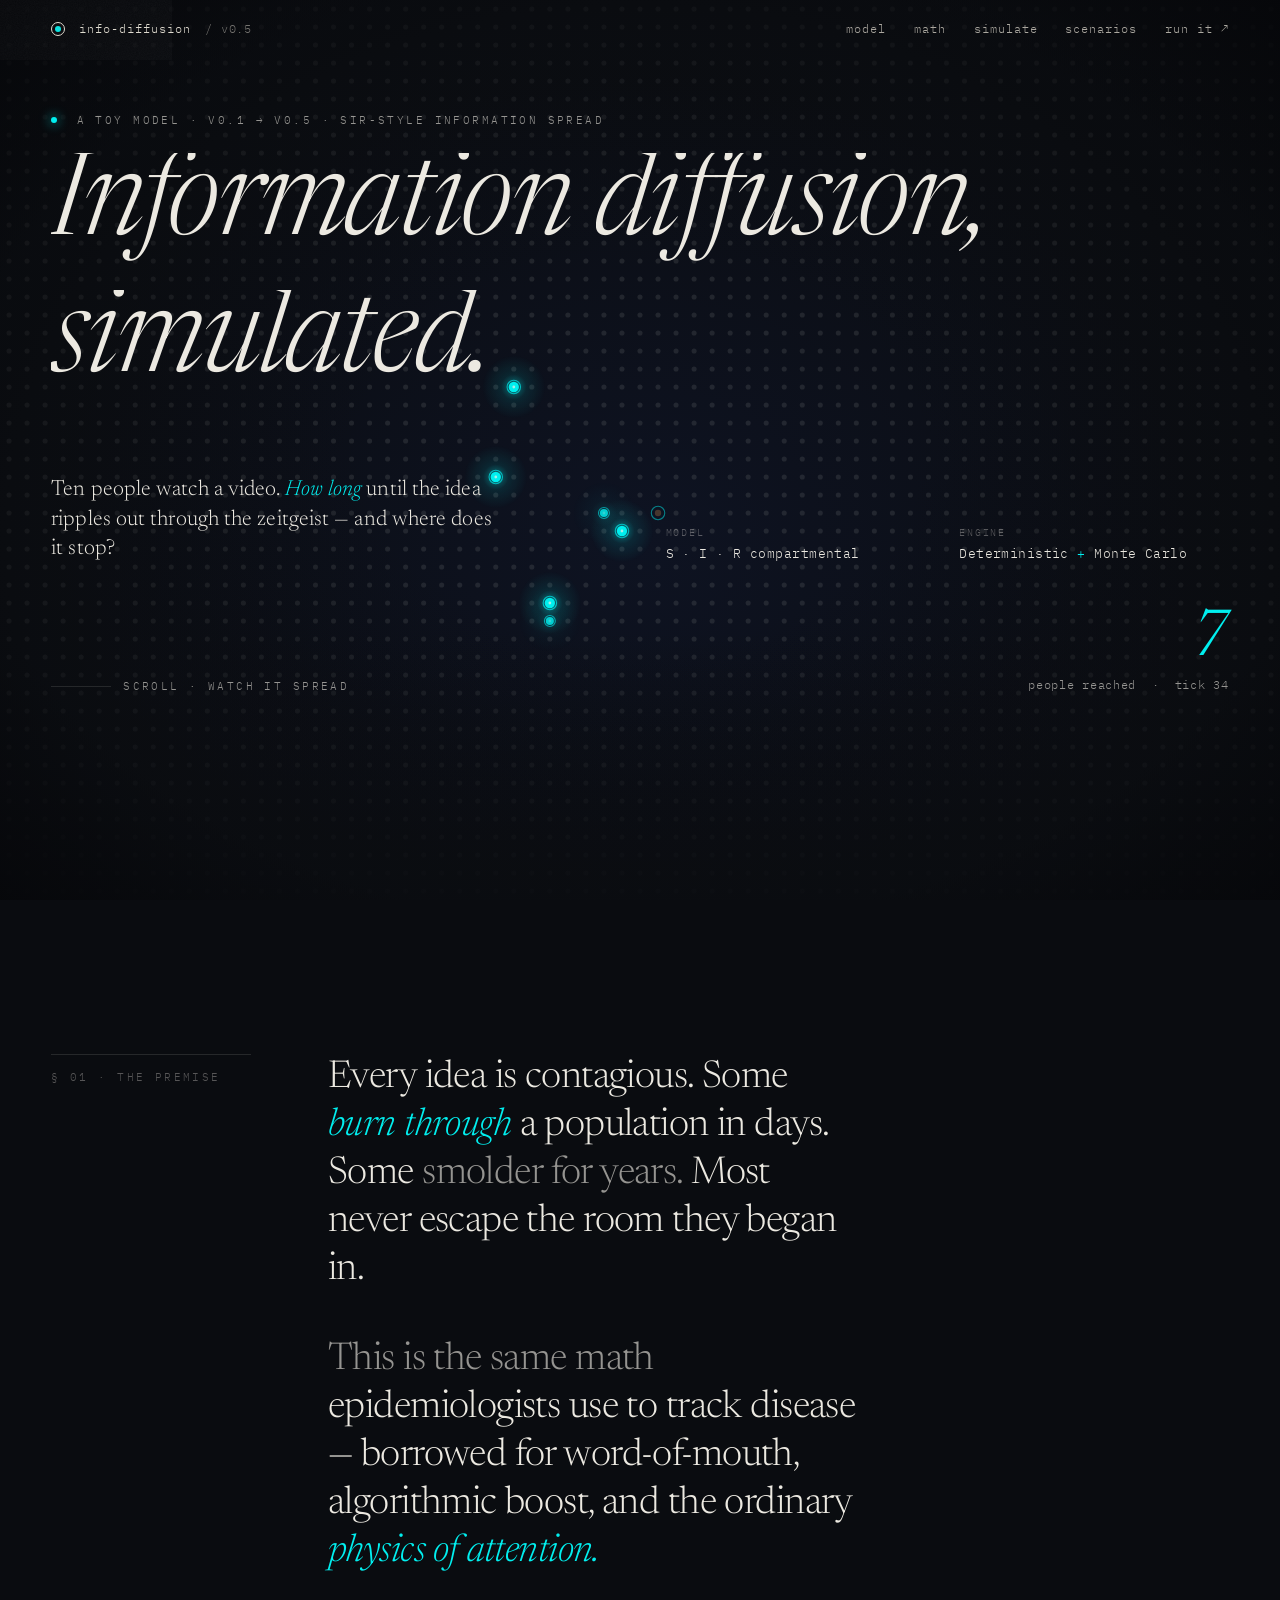
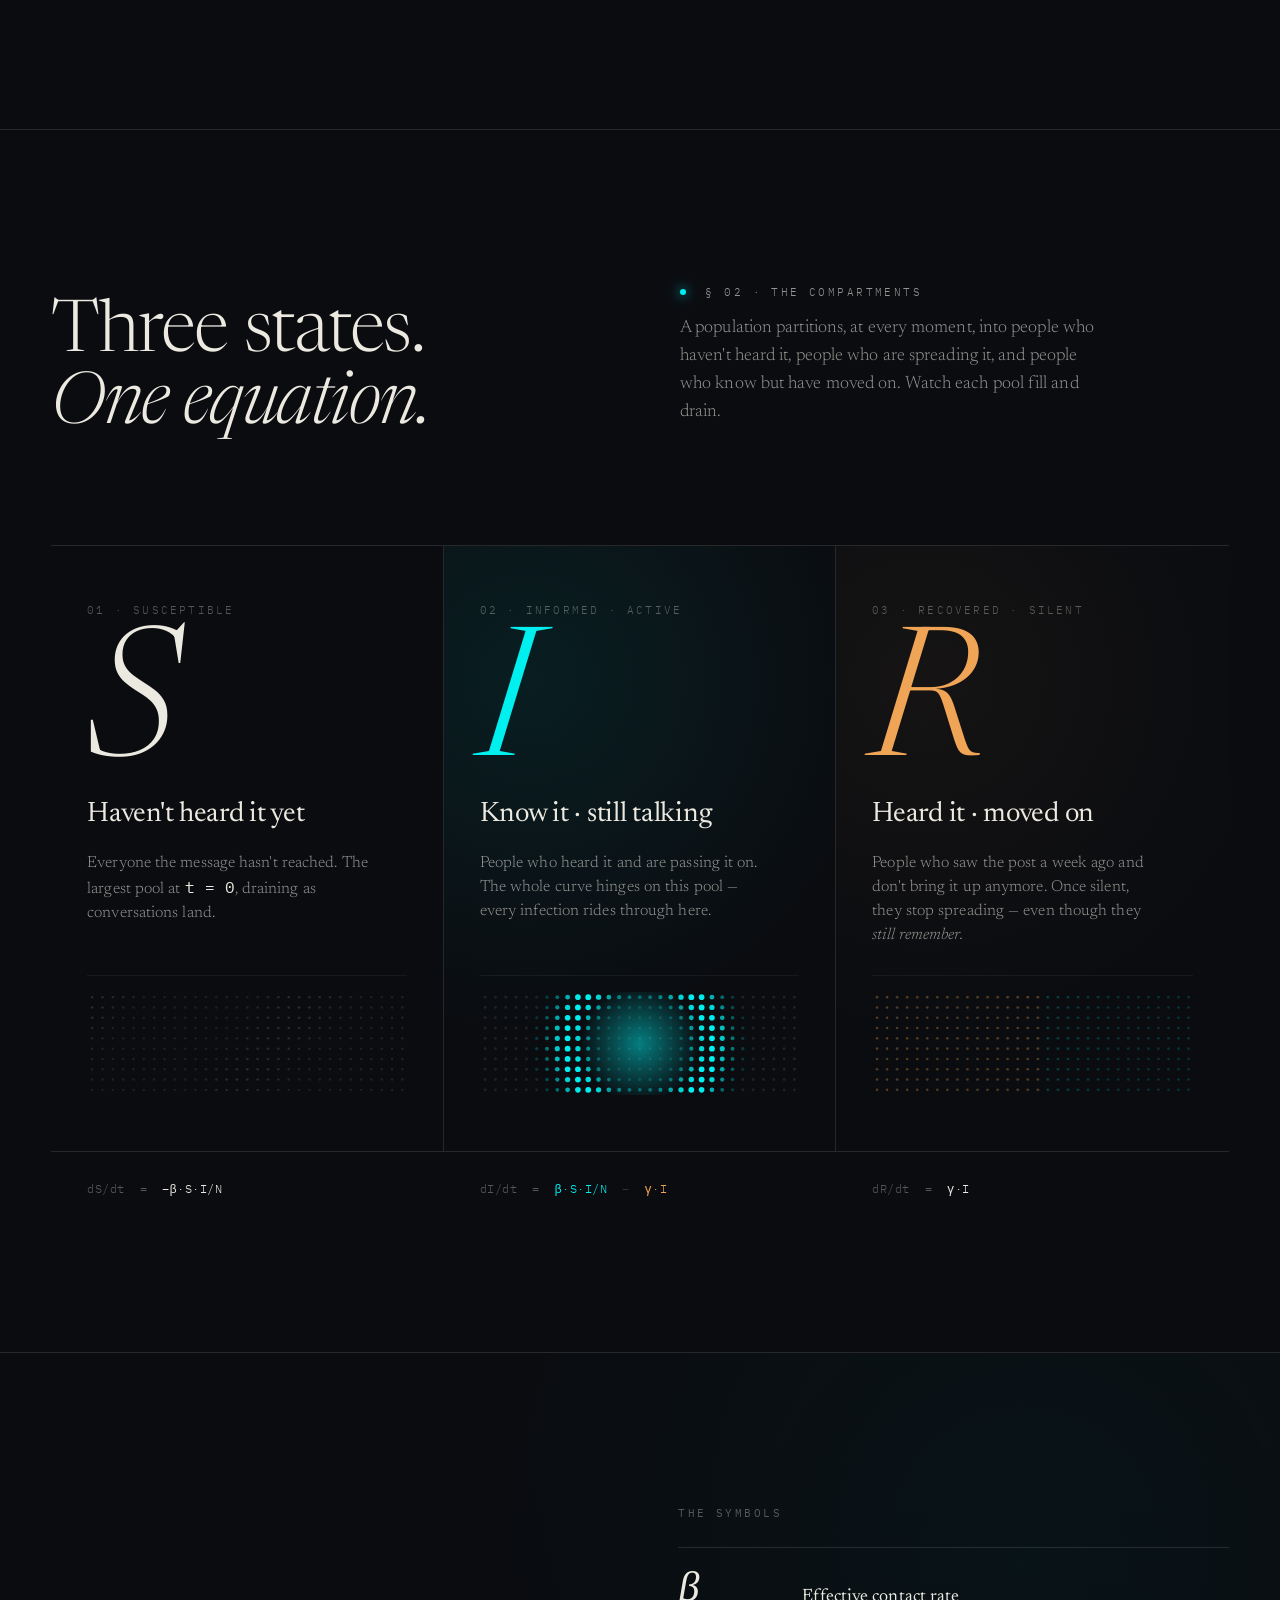
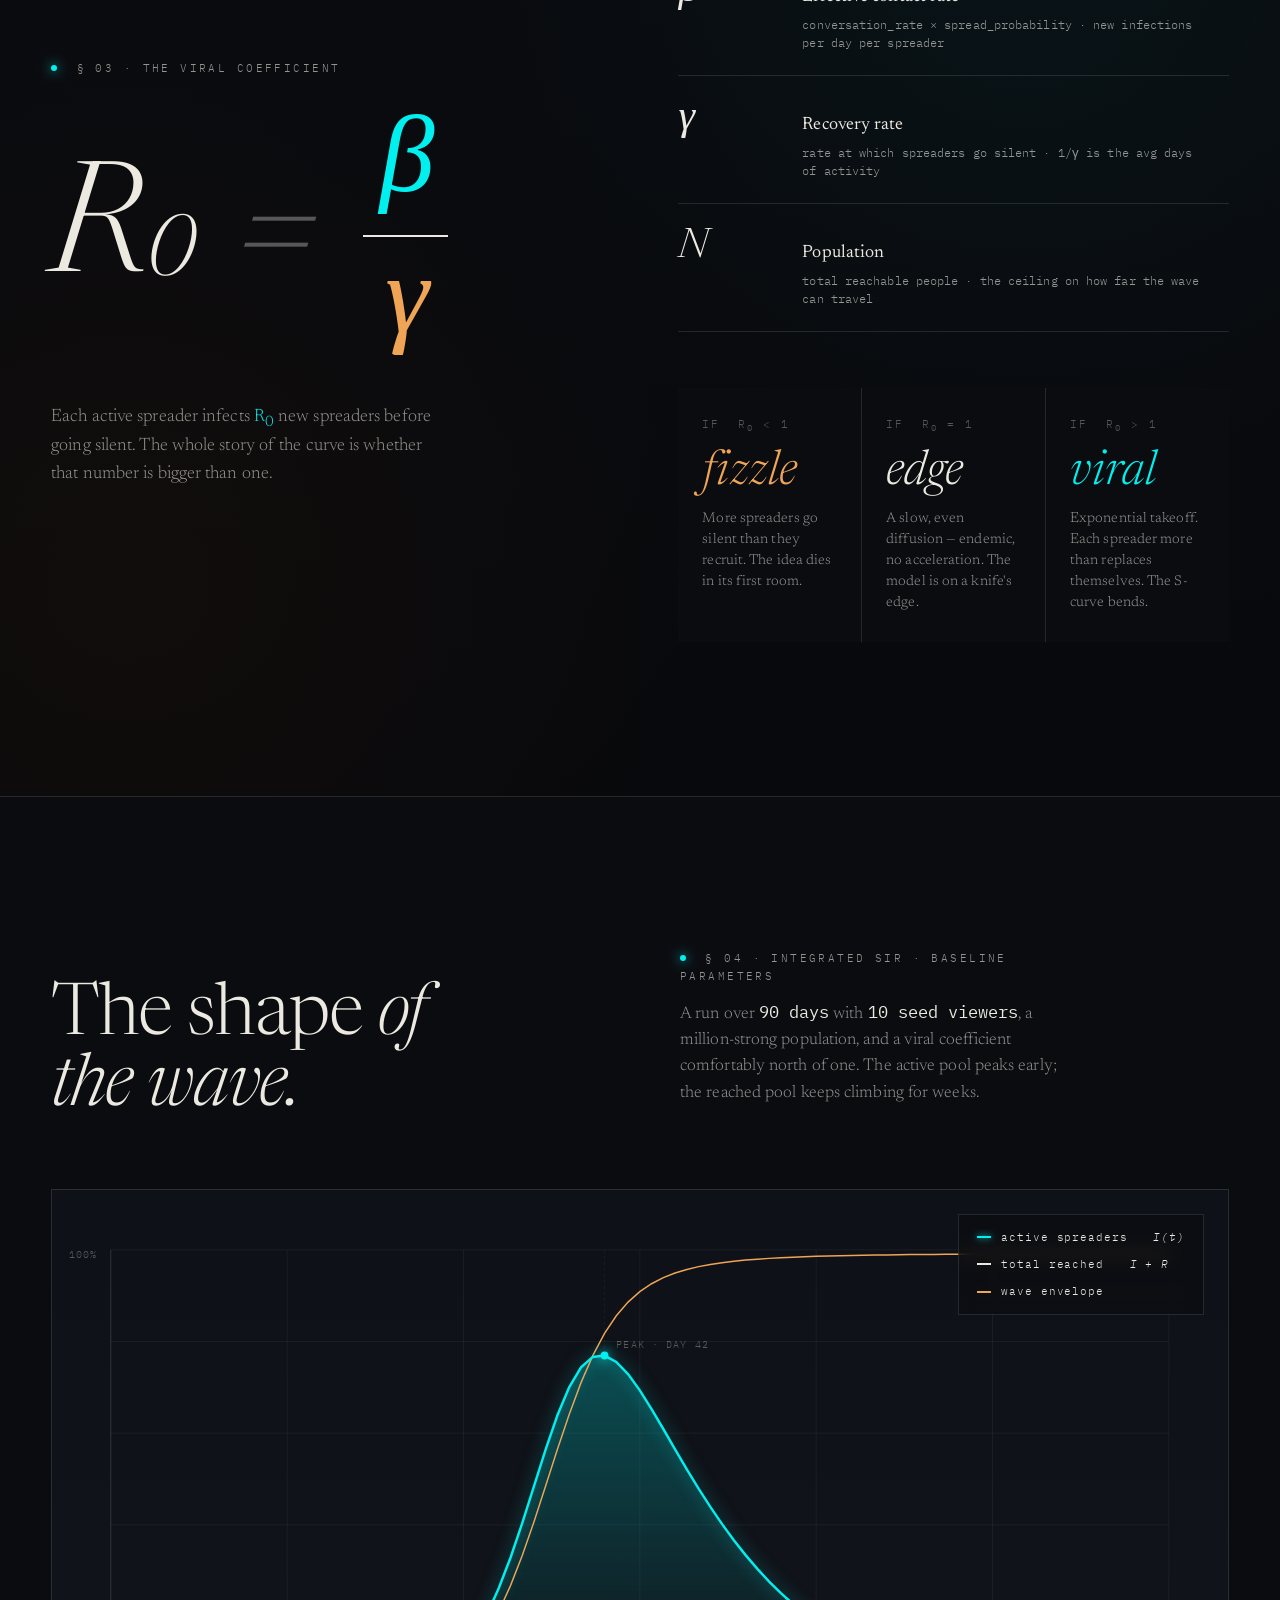
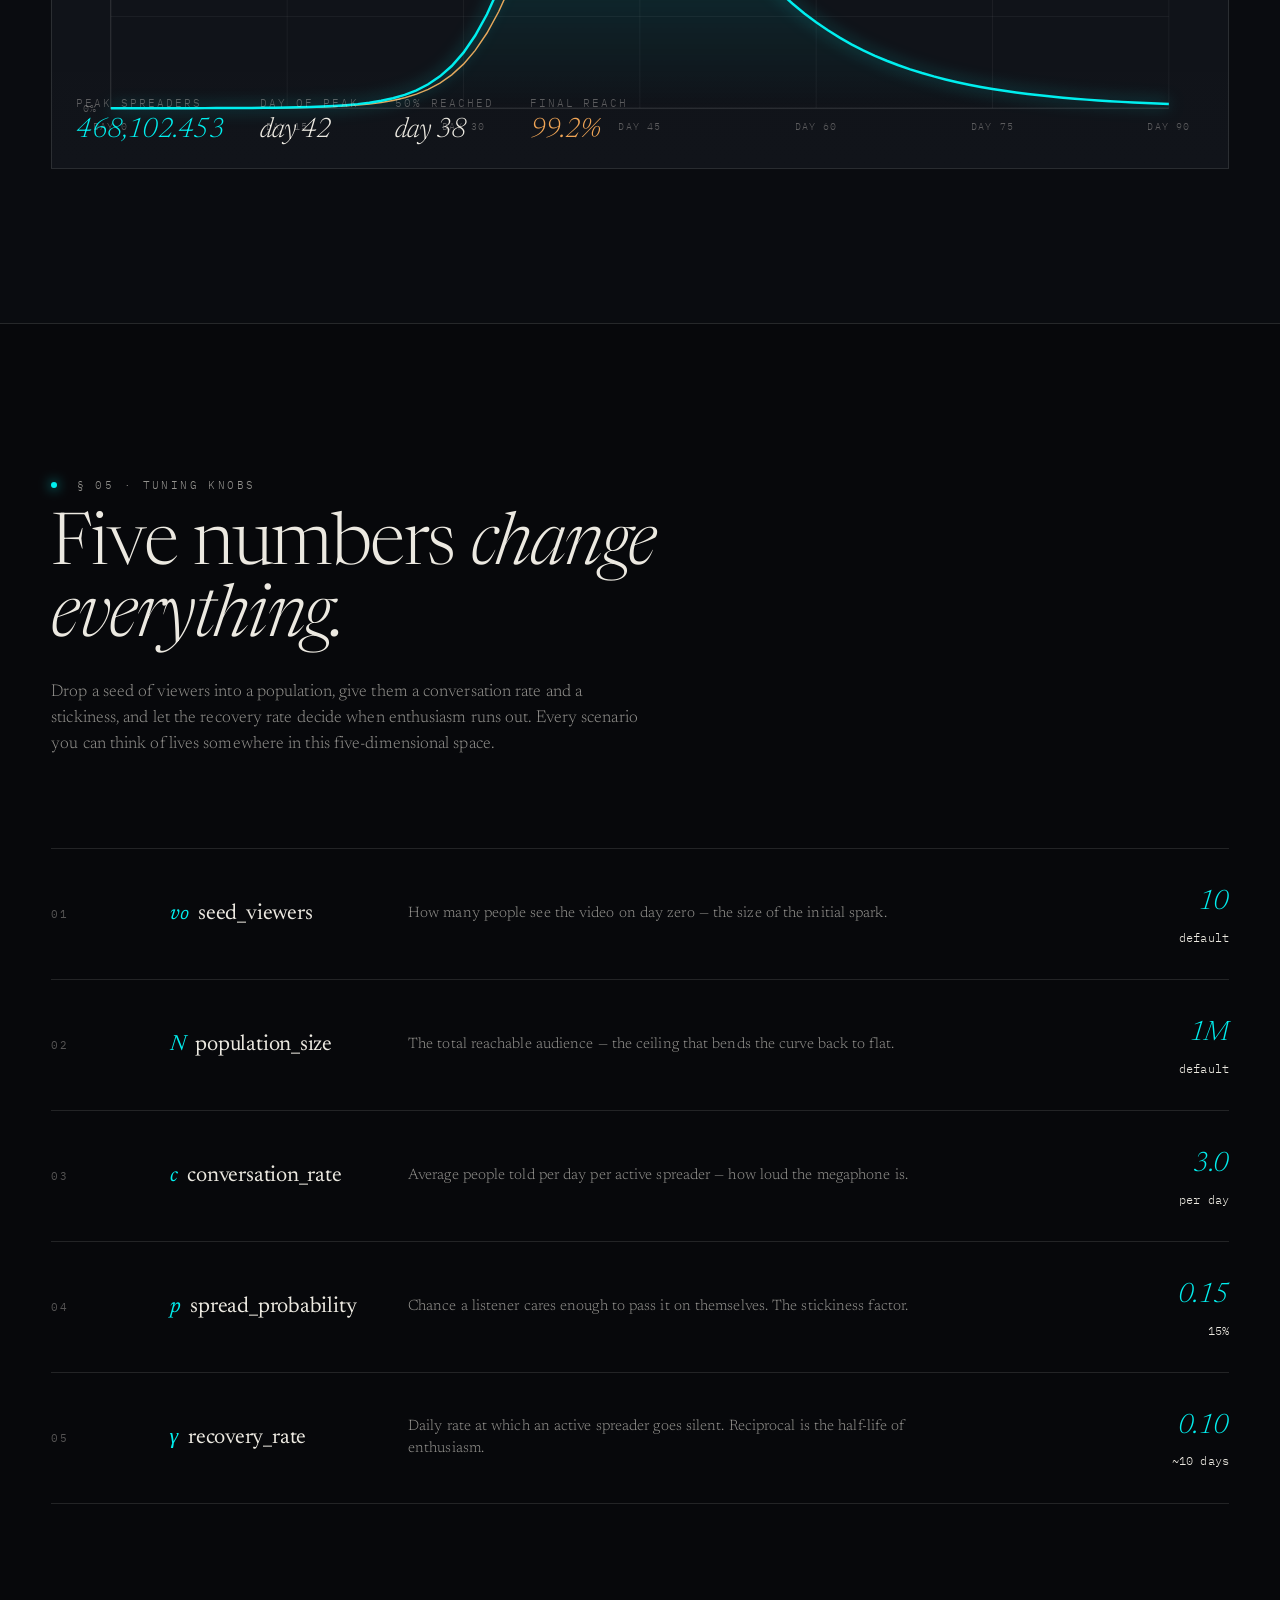
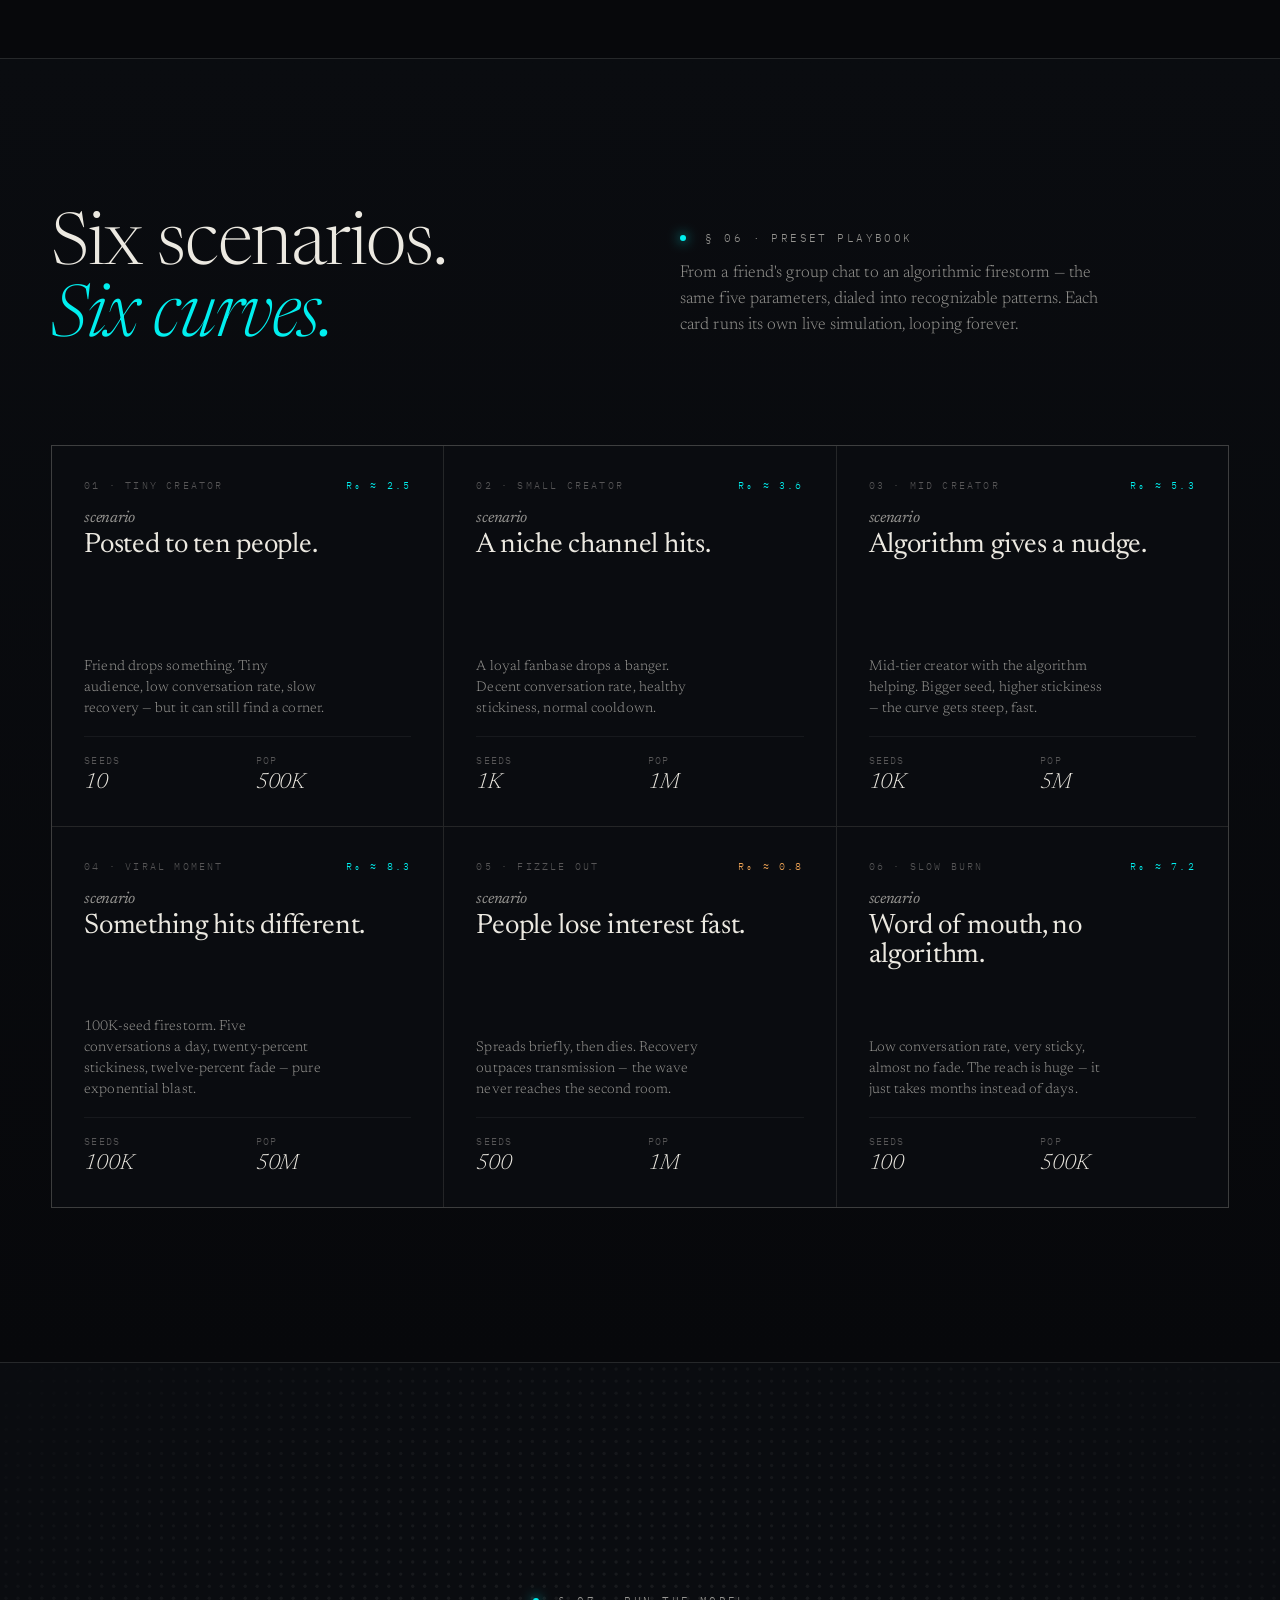
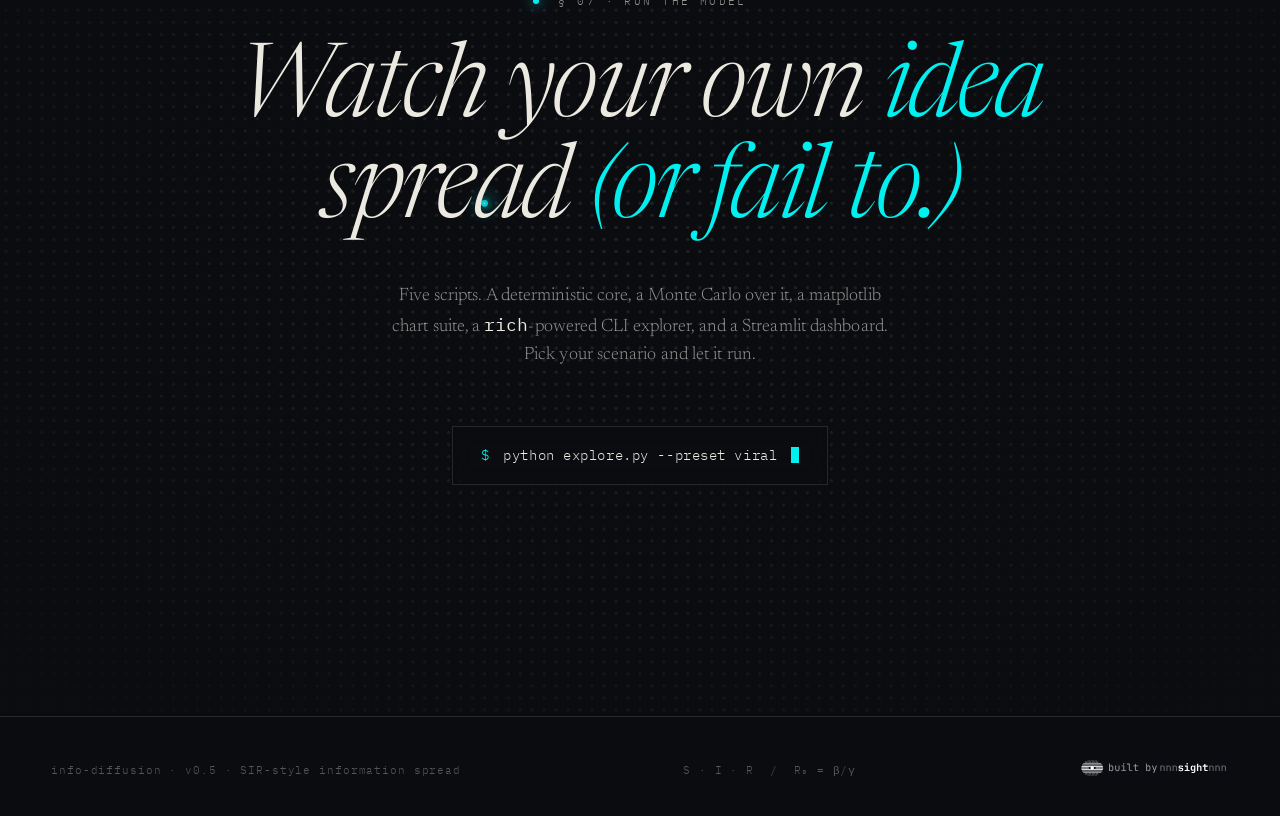
<file: index.html>
<!doctype html>
<html lang="en">
<head>
  <meta charset="utf-8" />
  <meta name="viewport" content="width=device-width, initial-scale=1" />
  <title>Info Diffusion — how an idea spreads through a population</title>

  <link rel="icon" type="image/svg+xml" href="assets/favicon.svg" />

  <link rel="preconnect" href="https://fonts.googleapis.com" />
  <link rel="preconnect" href="https://fonts.gstatic.com" crossorigin />
  <link
    href="https://fonts.googleapis.com/css2?family=Newsreader:ital,opsz,wght@0,6..72,300;0,6..72,400;0,6..72,500;1,6..72,300;1,6..72,400&family=IBM+Plex+Mono:wght@300;400;500&display=swap"
    rel="stylesheet"
  />
  <link rel="stylesheet" href="styles.css" />
</head>
<body>

  <!-- ── Top bar ────────────────────────────────────────────────────── -->
  <header class="topbar">
    <div class="left">
      <span class="glyph" aria-hidden="true"></span>
      <span>info-diffusion</span>
      <span style="opacity:0.5;">/&nbsp;v0.5</span>
    </div>
    <nav class="right">
      <a href="#model" class="hide-sm">model</a>
      <a href="#math" class="hide-sm">math</a>
      <a href="#curve" class="hide-sm">simulate</a>
      <a href="#scenarios">scenarios</a>
      <a href="#run">run it ↗</a>
    </nav>
  </header>

  <!-- ── HERO ──────────────────────────────────────────────────────── -->
  <section class="hero" data-screen-label="01 Hero">
    <canvas id="hero-canvas" aria-hidden="true"></canvas>
    <div class="hero-vignette" aria-hidden="true"></div>

    <!-- subtle film grain via SVG noise -->
    <svg class="hero-grain" aria-hidden="true">
      <filter id="noise">
        <feTurbulence type="fractalNoise" baseFrequency="0.9" numOctaves="2" stitchTiles="stitch"/>
        <feColorMatrix values="0 0 0 0 1
                               0 0 0 0 1
                               0 0 0 0 1
                               0 0 0 0.6 0"/>
      </filter>
      <rect width="100%" height="100%" filter="url(#noise)"/>
    </svg>

    <div class="hero-content">
      <div class="hero-eyebrow">
        <div class="eyebrow"><span class="dot"></span> A toy model · v0.1 → v0.5 · SIR-style information spread</div>
      </div>

      <div class="hero-title">
        <h1 aria-label="Information diffusion, simulated.">
          <span class="word"><span>Information</span></span>
          <span class="word"><span>diffusion,</span></span>
          <br/>
          <span class="word"><span>simulated.</span></span>
        </h1>
      </div>

      <div class="hero-sub">
        <p class="lede">
          Ten people watch a video. <em>How long</em> until the idea ripples
          out through the zeitgeist — and where does it stop?
        </p>
        <div class="meta">
          <div>
            <div class="label">Model</div>
            <div class="val">S · I · R compartmental</div>
          </div>
          <div>
            <div class="label">Engine</div>
            <div class="val">Deterministic <span class="sig">+</span> Monte&nbsp;Carlo</div>
          </div>
        </div>
      </div>

      <div class="hero-bottom">
        <div class="scroll-indicator">
          <span class="line"></span>
          scroll · watch it spread
        </div>
        <div class="hero-counter">
          <span class="big mono" data-readout="counter">0</span>
          <span>people reached &nbsp;·&nbsp; tick&nbsp;<span data-readout="day">0</span></span>
        </div>
      </div>
    </div>
  </section>

  <!-- ── MANIFESTO ─────────────────────────────────────────────────── -->
  <section class="section manifesto">
    <div class="shell">
      <div class="grid">
        <aside class="side">§ 01 · The premise</aside>
        <div class="body reveal">
          <p>
            Every idea is contagious. Some <em>burn through</em> a population
            in days. Some <span class="mute">smolder for years.</span> Most
            never escape the room they began in.
          </p>
          <p>
            <span class="mute">This is the same math</span> epidemiologists
            use to track disease — borrowed for word-of-mouth,
            algorithmic boost, and the ordinary <em>physics of attention.</em>
          </p>
        </div>
      </div>
    </div>
  </section>

  <hr class="rule" />

  <!-- ── STATES — S/I/R ────────────────────────────────────────────── -->
  <section class="section states" id="model" data-screen-label="02 The Three States">
    <div class="shell">
      <div class="header">
        <h2 class="reveal">Three&nbsp;states.<br/><span class="italic">One&nbsp;equation.</span></h2>
        <div class="right reveal">
          <div class="eyebrow" style="margin-bottom: 14px;"><span class="dot"></span> § 02 · The compartments</div>
          A population partitions, at every moment, into people who haven't
          heard it, people who are spreading it, and people who know but
          have moved on. Watch each pool fill and drain.
        </div>
      </div>

      <div class="state-grid">
        <article class="state-card" data-state="S">
          <span class="glow"></span>
          <div class="index">01 · Susceptible</div>
          <div class="letter italic">S</div>
          <div class="name">Haven't heard it yet</div>
          <div class="desc">
            Everyone the message hasn't reached. The largest pool at
            <span class="mono" style="color:var(--fg);">t = 0</span>, draining
            as conversations land.
          </div>
          <div class="viz"><canvas id="state-viz-s"></canvas></div>
        </article>

        <article class="state-card" data-state="I">
          <span class="glow"></span>
          <div class="index">02 · Informed · active</div>
          <div class="letter italic">I</div>
          <div class="name">Know it · still talking</div>
          <div class="desc">
            People who heard it and are passing it on. The whole curve hinges
            on this pool — every infection rides through here.
          </div>
          <div class="viz"><canvas id="state-viz-i"></canvas></div>
        </article>

        <article class="state-card" data-state="R">
          <span class="glow"></span>
          <div class="index">03 · Recovered · silent</div>
          <div class="letter italic">R</div>
          <div class="name">Heard it · moved on</div>
          <div class="desc">
            People who saw the post a week ago and don't bring it up
            anymore. Once silent, they stop spreading — even though they
            <em>still remember.</em>
          </div>
          <div class="viz"><canvas id="state-viz-r"></canvas></div>
        </article>
      </div>

      <!-- the equation row, sitting under the cards -->
      <div style="display:grid; grid-template-columns: 1fr 1fr 1fr; padding: 28px 0 0; gap:0;">
        <div style="padding: 0 36px; font-family: var(--mono); font-size: 12px; color: var(--fg-mute); letter-spacing:0.04em;">
          dS/dt &nbsp;=&nbsp; <span style="color:var(--fg);">−β·S·I/N</span>
        </div>
        <div style="padding: 0 36px; font-family: var(--mono); font-size: 12px; color: var(--fg-mute); letter-spacing:0.04em;">
          dI/dt &nbsp;=&nbsp; <span style="color:var(--signal);">β·S·I/N</span> &nbsp;<span style="opacity:0.5;">−</span>&nbsp; <span style="color:var(--silent);">γ·I</span>
        </div>
        <div style="padding: 0 36px; font-family: var(--mono); font-size: 12px; color: var(--fg-mute); letter-spacing:0.04em;">
          dR/dt &nbsp;=&nbsp; <span style="color:var(--fg);">γ·I</span>
        </div>
      </div>
    </div>
  </section>

  <hr class="rule" />

  <!-- ── MATH — R₀ ─────────────────────────────────────────────────── -->
  <section class="section math" id="math" data-screen-label="03 Viral Coefficient">
    <div class="math-bg" aria-hidden="true"></div>
    <div class="shell">
      <div class="math-grid">
        <div class="reveal">
          <div class="eyebrow" style="margin-bottom: 28px;"><span class="dot"></span> § 03 · The viral coefficient</div>
          <div class="math-eq" aria-label="R sub zero equals beta over gamma">
            <span class="lhs">R<sub style="font-size:0.55em; vertical-align: -0.05em;">0</sub></span>
            <span class="eq">=</span>
            <span class="frac">
              <span class="num">β</span>
              <span class="bar"></span>
              <span class="den">γ</span>
            </span>
          </div>
          <p style="font-size: 18px; color: var(--fg-dim); max-width: 38ch; margin-top: 36px; line-height: 1.55;">
            Each active spreader infects <span style="color: var(--signal);">R<sub>0</sub></span>
            new spreaders before going silent. The whole story of the curve
            is whether that number is bigger than one.
          </p>
        </div>

        <div class="math-right reveal">
          <h3>The symbols</h3>
          <div class="math-table">
            <div class="math-row">
              <div class="sym">β</div>
              <div>
                <div class="name">Effective contact rate</div>
                <div class="desc">conversation_rate × spread_probability · new infections per day per spreader</div>
              </div>
              <div></div>
            </div>
            <div class="math-row">
              <div class="sym">γ</div>
              <div>
                <div class="name">Recovery rate</div>
                <div class="desc">rate at which spreaders go silent · 1/γ is the avg days of activity</div>
              </div>
              <div></div>
            </div>
            <div class="math-row">
              <div class="sym">N</div>
              <div>
                <div class="name">Population</div>
                <div class="desc">total reachable people · the ceiling on how far the wave can travel</div>
              </div>
              <div></div>
            </div>
          </div>

          <div class="math-callout">
            <div class="case-1">
              <div class="case-label">if&nbsp;&nbsp;R<sub>0</sub>&nbsp;&lt;&nbsp;1</div>
              <div class="case-val italic">fizzle</div>
              <div class="case-note">More spreaders go silent than they recruit. The idea dies in its first room.</div>
            </div>
            <div class="case-2">
              <div class="case-label">if&nbsp;&nbsp;R<sub>0</sub>&nbsp;=&nbsp;1</div>
              <div class="case-val italic">edge</div>
              <div class="case-note">A slow, even diffusion — endemic, no acceleration. The model is on a knife's edge.</div>
            </div>
            <div class="case-3">
              <div class="case-label">if&nbsp;&nbsp;R<sub>0</sub>&nbsp;&gt;&nbsp;1</div>
              <div class="case-val italic">viral</div>
              <div class="case-note">Exponential takeoff. Each spreader more than replaces themselves. The S-curve bends.</div>
            </div>
          </div>
        </div>
      </div>
    </div>
  </section>

  <hr class="rule" />

  <!-- ── S-CURVE ───────────────────────────────────────────────────── -->
  <section class="section scurve" id="curve" data-screen-label="04 S-Curve">
    <div class="shell">
      <div class="header">
        <h2 class="reveal">The shape <span class="italic">of the&nbsp;wave.</span></h2>
        <div class="right reveal">
          <div class="eyebrow" style="margin-bottom: 14px;"><span class="dot"></span> § 04 · Integrated SIR · baseline parameters</div>
          A run over <span class="mono" style="color:var(--fg);">90 days</span>
          with <span class="mono" style="color:var(--fg);">10 seed viewers</span>,
          a million-strong population, and a viral coefficient
          comfortably north of one. The active pool peaks early; the
          reached pool keeps climbing for weeks.
        </div>
      </div>

      <div class="scurve-stage reveal">
        <svg id="scurve-svg" preserveAspectRatio="none"></svg>

        <div class="scurve-legend">
          <div class="li signal"><span class="swatch"></span> active spreaders &nbsp;<em style="font-style: italic;">I(t)</em></div>
          <div class="li cum"><span class="swatch"></span> total reached &nbsp;<em style="font-style: italic;">I + R</em></div>
          <div class="li silent"><span class="swatch"></span> wave envelope</div>
        </div>

        <div class="scurve-readouts">
          <div>
            peak spreaders
            <span class="v sig" data-curve="peak">—</span>
          </div>
          <div>
            day of peak
            <span class="v" data-curve="peakday">—</span>
          </div>
          <div>
            50% reached
            <span class="v" data-curve="day50">—</span>
          </div>
          <div>
            final reach
            <span class="v sil" data-curve="reached">—</span>
          </div>
        </div>
      </div>
    </div>
  </section>

  <hr class="rule" />

  <!-- ── PARAMETERS ────────────────────────────────────────────────── -->
  <section class="section params" data-screen-label="05 Parameters">
    <div class="shell">
      <div class="header">
        <div class="eyebrow" style="margin-bottom: 18px;"><span class="dot"></span> § 05 · Tuning knobs</div>
        <h2 class="reveal">Five numbers <span class="italic">change everything.</span></h2>
        <p class="right reveal">
          Drop a seed of viewers into a population, give them a conversation
          rate and a stickiness, and let the recovery rate decide when
          enthusiasm runs out. Every scenario you can think of lives
          somewhere in this five-dimensional space.
        </p>
      </div>

      <div class="param-list reveal">
        <div class="param">
          <div class="idx mono">01</div>
          <div class="pname"><span class="sym">v₀</span>seed_viewers</div>
          <div class="pdesc">How many people see the video on day zero — the size of the initial spark.</div>
          <div class="pval"><span class="num">10</span>default</div>
        </div>
        <div class="param">
          <div class="idx mono">02</div>
          <div class="pname"><span class="sym">N</span>population_size</div>
          <div class="pdesc">The total reachable audience — the ceiling that bends the curve back to flat.</div>
          <div class="pval"><span class="num">1M</span>default</div>
        </div>
        <div class="param">
          <div class="idx mono">03</div>
          <div class="pname"><span class="sym">c</span>conversation_rate</div>
          <div class="pdesc">Average people told per day per active spreader — how loud the megaphone is.</div>
          <div class="pval"><span class="num">3.0</span>per day</div>
        </div>
        <div class="param">
          <div class="idx mono">04</div>
          <div class="pname"><span class="sym">p</span>spread_probability</div>
          <div class="pdesc">Chance a listener cares enough to pass it on themselves. The stickiness factor.</div>
          <div class="pval"><span class="num">0.15</span>15%</div>
        </div>
        <div class="param">
          <div class="idx mono">05</div>
          <div class="pname"><span class="sym">γ</span>recovery_rate</div>
          <div class="pdesc">Daily rate at which an active spreader goes silent. Reciprocal is the half-life of enthusiasm.</div>
          <div class="pval"><span class="num">0.10</span>~10 days</div>
        </div>
      </div>
    </div>
  </section>

  <hr class="rule" />

  <!-- ── PRESETS ───────────────────────────────────────────────────── -->
  <section class="section presets" id="scenarios" data-screen-label="06 Scenarios">
    <div class="shell">
      <div class="header">
        <h2 class="reveal">Six&nbsp;scenarios. <span class="italic">Six&nbsp;curves.</span></h2>
        <div class="right reveal">
          <div class="eyebrow" style="margin-bottom: 14px;"><span class="dot"></span> § 06 · Preset playbook</div>
          From a friend's group chat to an algorithmic firestorm — the
          same five parameters, dialed into recognizable patterns. Each
          card runs its own live simulation, looping forever.
        </div>
      </div>

      <div class="preset-grid reveal">

        <article class="preset">
          <div class="mini"><canvas data-preset-canvas="tiny"></canvas></div>
          <div class="label">
            <span>01 · tiny creator</span>
            <span class="r0">R₀ ≈ 2.5</span>
          </div>
          <div class="name"><span class="it">scenario</span>Posted to ten people.</div>
          <div class="desc">Friend drops something. Tiny audience, low conversation rate, slow recovery — but it can still find a corner.</div>
          <div class="stats">
            <div>seeds<span class="v">10</span></div>
            <div>pop<span class="v">500K</span></div>
          </div>
        </article>

        <article class="preset">
          <div class="mini"><canvas data-preset-canvas="small"></canvas></div>
          <div class="label">
            <span>02 · small creator</span>
            <span class="r0">R₀ ≈ 3.6</span>
          </div>
          <div class="name"><span class="it">scenario</span>A niche channel hits.</div>
          <div class="desc">A loyal fanbase drops a banger. Decent conversation rate, healthy stickiness, normal cooldown.</div>
          <div class="stats">
            <div>seeds<span class="v">1K</span></div>
            <div>pop<span class="v">1M</span></div>
          </div>
        </article>

        <article class="preset">
          <div class="mini"><canvas data-preset-canvas="mid"></canvas></div>
          <div class="label">
            <span>03 · mid creator</span>
            <span class="r0">R₀ ≈ 5.3</span>
          </div>
          <div class="name"><span class="it">scenario</span>Algorithm gives a nudge.</div>
          <div class="desc">Mid-tier creator with the algorithm helping. Bigger seed, higher stickiness — the curve gets steep, fast.</div>
          <div class="stats">
            <div>seeds<span class="v">10K</span></div>
            <div>pop<span class="v">5M</span></div>
          </div>
        </article>

        <article class="preset">
          <div class="mini"><canvas data-preset-canvas="viral"></canvas></div>
          <div class="label">
            <span>04 · viral moment</span>
            <span class="r0">R₀ ≈ 8.3</span>
          </div>
          <div class="name"><span class="it">scenario</span>Something hits different.</div>
          <div class="desc">100K-seed firestorm. Five conversations a day, twenty-percent stickiness, twelve-percent fade — pure exponential blast.</div>
          <div class="stats">
            <div>seeds<span class="v">100K</span></div>
            <div>pop<span class="v">50M</span></div>
          </div>
        </article>

        <article class="preset">
          <div class="mini"><canvas data-preset-canvas="fizzle"></canvas></div>
          <div class="label">
            <span>05 · fizzle out</span>
            <span class="r0 fizzle">R₀ ≈ 0.8</span>
          </div>
          <div class="name"><span class="it">scenario</span>People lose interest fast.</div>
          <div class="desc">Spreads briefly, then dies. Recovery outpaces transmission — the wave never reaches the second room.</div>
          <div class="stats">
            <div>seeds<span class="v">500</span></div>
            <div>pop<span class="v">1M</span></div>
          </div>
        </article>

        <article class="preset">
          <div class="mini"><canvas data-preset-canvas="slow_burn"></canvas></div>
          <div class="label">
            <span>06 · slow burn</span>
            <span class="r0">R₀ ≈ 7.2</span>
          </div>
          <div class="name"><span class="it">scenario</span>Word of mouth, no algorithm.</div>
          <div class="desc">Low conversation rate, very sticky, almost no fade. The reach is huge — it just takes months instead of days.</div>
          <div class="stats">
            <div>seeds<span class="v">100</span></div>
            <div>pop<span class="v">500K</span></div>
          </div>
        </article>

      </div>
    </div>
  </section>

  <hr class="rule" />

  <!-- ── CTA / RUN IT ──────────────────────────────────────────────── -->
  <section class="cta" id="run" data-screen-label="07 Run It">
    <canvas id="cta-canvas" data-preset-canvas="slow_burn" aria-hidden="true"></canvas>
    <div class="veil" aria-hidden="true"></div>
    <div class="shell cta-inner">
      <div class="eyebrow"><span class="dot"></span> § 07 · Run the model</div>
      <h2 class="reveal">
        Watch your own <em>idea</em><br/>spread <em>(or fail to.)</em>
      </h2>
      <p class="sub reveal">
        Five scripts. A deterministic core, a Monte Carlo over it, a
        matplotlib chart suite, a <span class="mono" style="color:var(--fg);">rich</span>-powered CLI explorer, and a Streamlit dashboard.
        Pick your scenario and let it run.
      </p>
      <a class="cta-cmd" href="dashboard.html">
        <span class="prompt">$</span>
        <span>python explore.py --preset viral</span>
        <span class="caret"></span>
      </a>
    </div>
  </section>

  <!-- ── FOOTER ────────────────────────────────────────────────────── -->
  <footer>
    <div class="shell">
      <div class="row">
        <div>info-diffusion · v0.5 · SIR-style information spread</div>
        <div>S · I · R &nbsp;/&nbsp; R₀ = β/γ</div>
        <div class="built">
          <a href="https://github.com/nnnsightnnn" aria-label="built by nnnsightnnn">
            <img src=".brand/built-by-dark.svg" alt="built by nnnsightnnn"/>
          </a>
        </div>
      </div>
    </div>
  </footer>

  <script src="diffusion.js"></script>
</body>
</html>
</file>
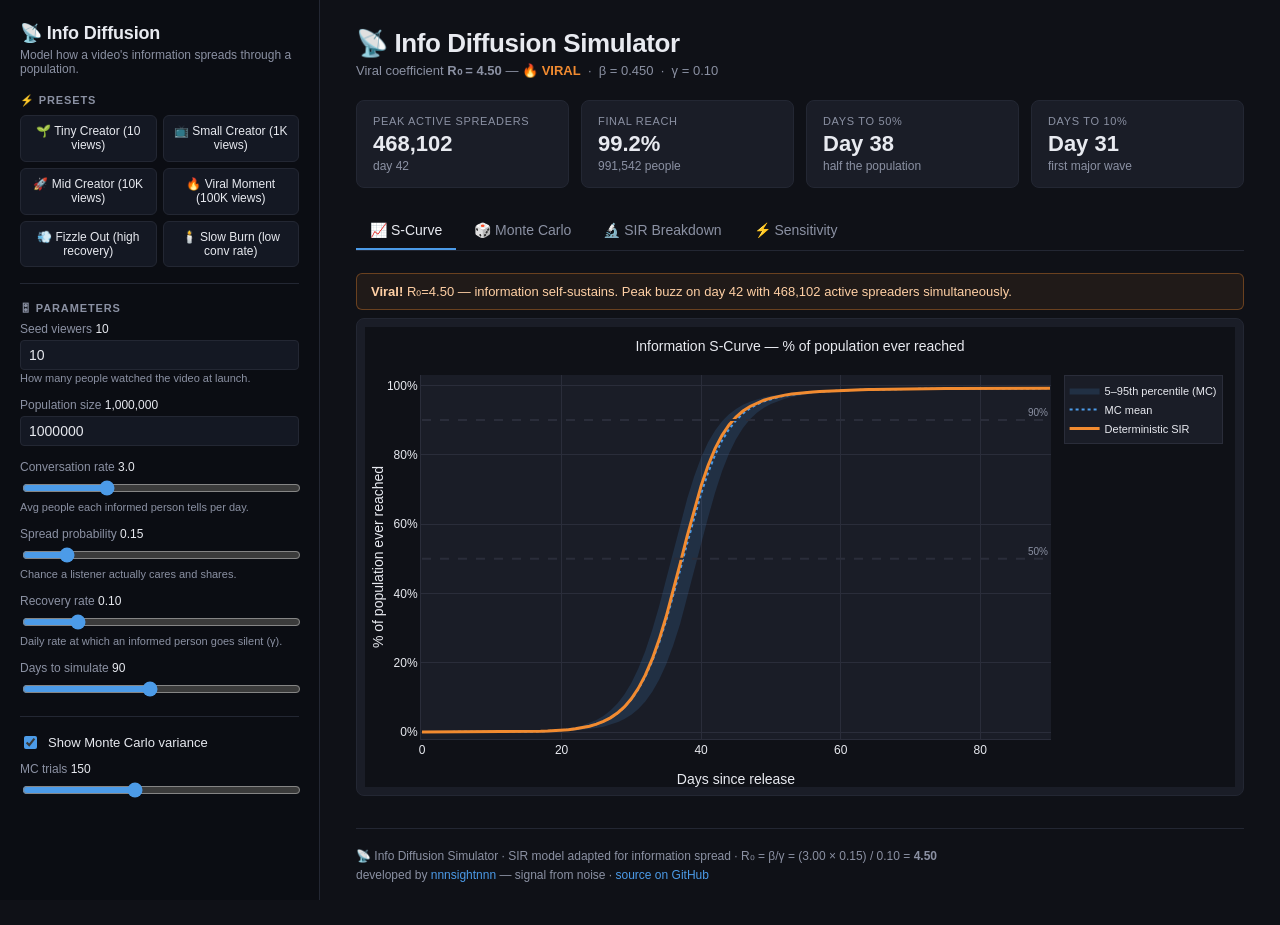
<file: dashboard.html>
<!doctype html>
<!-- Info Diffusion Simulator — static web port of dashboard.py
     built by nnnsightnnn — signal from noise -->
<html lang="en">
<head>
<meta charset="utf-8">
<meta name="viewport" content="width=device-width,initial-scale=1">
<title>Info Diffusion Simulator</title>
<meta name="description" content="A toy SIR-style model of how information from a video spreads through a population.">
<link rel="icon" type="image/svg+xml" href="assets/favicon.svg">
<script src="https://cdn.plot.ly/plotly-2.35.2.min.js" charset="utf-8"></script>
<style>
  :root {
    --bg: #0F1117;
    --panel: #1A1D27;
    --grid: #2A2D3A;
    --border: #232733;
    --text: #E8EAF0;
    --muted: #8b91a3;
    --blue: #4C9BE8;
    --orange: #F28B30;
    --green: #2ECC71;
    --red: #E74C3C;
    --purple: #9B59B6;
    --teal: #1ABC9C;
  }
  * { box-sizing: border-box; }
  html, body {
    margin: 0; padding: 0;
    background: var(--bg);
    color: var(--text);
    font-family: -apple-system, BlinkMacSystemFont, "Inter", "Segoe UI", Roboto, Helvetica, Arial, sans-serif;
    font-size: 14px;
    -webkit-font-smoothing: antialiased;
  }
  .app {
    display: grid;
    grid-template-columns: 320px 1fr;
    min-height: 100vh;
  }
  /* Sidebar */
  .sidebar {
    background: #0B0D13;
    border-right: 1px solid var(--border);
    padding: 22px 20px 32px;
    overflow-y: auto;
    position: sticky;
    top: 0;
    height: 100vh;
  }
  .sidebar h1 {
    font-size: 18px;
    margin: 0 0 4px;
    font-weight: 600;
    letter-spacing: -0.01em;
  }
  .sidebar .tagline {
    font-size: 12px;
    color: var(--muted);
    margin-bottom: 18px;
  }
  .section-title {
    font-size: 11px;
    text-transform: uppercase;
    letter-spacing: 0.08em;
    color: var(--muted);
    margin: 18px 0 8px;
    font-weight: 600;
  }
  hr.div {
    border: 0;
    border-top: 1px solid var(--border);
    margin: 16px 0;
  }
  .presets {
    display: grid;
    grid-template-columns: 1fr 1fr;
    gap: 6px;
  }
  .preset-btn {
    background: #141823;
    border: 1px solid var(--border);
    color: var(--text);
    padding: 8px 6px;
    font-size: 12px;
    border-radius: 6px;
    cursor: pointer;
    text-align: center;
    transition: all 0.12s ease;
    line-height: 1.2;
  }
  .preset-btn:hover {
    background: #1c2130;
    border-color: var(--blue);
  }
  .preset-btn.active {
    background: #1c2840;
    border-color: var(--blue);
    color: #cfe3f9;
  }
  .field {
    margin-bottom: 14px;
  }
  .field label {
    display: block;
    font-size: 12px;
    color: var(--muted);
    margin-bottom: 4px;
  }
  .field .val {
    color: var(--text);
    font-variant-numeric: tabular-nums;
    font-weight: 500;
  }
  .field input[type=number] {
    width: 100%;
    background: #141823;
    border: 1px solid var(--border);
    color: var(--text);
    padding: 6px 8px;
    border-radius: 4px;
    font: inherit;
    font-variant-numeric: tabular-nums;
  }
  .field input[type=range] {
    width: 100%;
    accent-color: var(--blue);
  }
  .toggle {
    display: flex;
    align-items: center;
    gap: 8px;
    cursor: pointer;
    user-select: none;
    font-size: 13px;
  }
  .toggle input { accent-color: var(--blue); }
  .help {
    font-size: 11px;
    color: var(--muted);
    margin-top: 2px;
  }
  /* Main */
  .main {
    padding: 28px 36px 40px;
    min-width: 0;
  }
  .header h2 {
    margin: 0 0 4px;
    font-size: 26px;
    font-weight: 600;
    letter-spacing: -0.015em;
  }
  .subtitle {
    color: var(--muted);
    font-size: 13px;
    margin-bottom: 22px;
    font-variant-numeric: tabular-nums;
  }
  .subtitle .verdict-viral { color: var(--orange); font-weight: 600; }
  .subtitle .verdict-fizzle { color: var(--purple); font-weight: 600; }
  .metrics {
    display: grid;
    grid-template-columns: repeat(4, 1fr);
    gap: 12px;
    margin-bottom: 24px;
  }
  .metric {
    background: var(--panel);
    border: 1px solid var(--border);
    border-radius: 8px;
    padding: 14px 16px;
  }
  .metric .label {
    font-size: 11px;
    color: var(--muted);
    text-transform: uppercase;
    letter-spacing: 0.06em;
    margin-bottom: 4px;
  }
  .metric .value {
    font-size: 22px;
    font-weight: 600;
    font-variant-numeric: tabular-nums;
  }
  .metric .sub {
    font-size: 12px;
    color: var(--muted);
    margin-top: 2px;
    font-variant-numeric: tabular-nums;
  }
  .tabs {
    display: flex;
    gap: 4px;
    border-bottom: 1px solid var(--border);
    margin-bottom: 22px;
    overflow-x: auto;
  }
  .tab {
    background: none;
    border: 0;
    color: var(--muted);
    padding: 10px 14px;
    cursor: pointer;
    font: inherit;
    border-bottom: 2px solid transparent;
    white-space: nowrap;
    transition: color 0.12s ease, border-color 0.12s ease;
  }
  .tab:hover { color: var(--text); }
  .tab.active {
    color: var(--text);
    border-bottom-color: var(--blue);
  }
  .tab-panel { display: none; }
  .tab-panel.active { display: block; }
  .chart {
    background: var(--panel);
    border: 1px solid var(--border);
    border-radius: 8px;
    padding: 8px;
    margin-bottom: 16px;
  }
  .row-2 {
    display: grid;
    grid-template-columns: 1fr 1fr;
    gap: 16px;
  }
  @media (max-width: 1100px) {
    .row-2 { grid-template-columns: 1fr; }
  }
  .caption {
    color: var(--muted);
    font-size: 12px;
    padding: 0 10px 10px;
    font-variant-numeric: tabular-nums;
  }
  .alert {
    border-radius: 6px;
    padding: 10px 14px;
    font-size: 13px;
    margin-bottom: 12px;
    border: 1px solid;
  }
  .alert-viral {
    background: rgba(242,139,48,0.08);
    border-color: rgba(242,139,48,0.35);
    color: #ffd0a5;
  }
  .alert-fizzle {
    background: rgba(155,89,182,0.08);
    border-color: rgba(155,89,182,0.35);
    color: #d7b5e6;
  }
  .alert-info {
    background: rgba(76,155,232,0.08);
    border-color: rgba(76,155,232,0.35);
    color: #c2dcf6;
  }
  details {
    background: var(--panel);
    border: 1px solid var(--border);
    border-radius: 8px;
    padding: 12px 16px;
    margin-top: 14px;
  }
  details summary {
    cursor: pointer;
    font-size: 13px;
    color: var(--text);
    user-select: none;
  }
  table.raw {
    width: 100%;
    border-collapse: collapse;
    margin-top: 12px;
    font-size: 12px;
    font-variant-numeric: tabular-nums;
  }
  table.raw th, table.raw td {
    padding: 5px 10px;
    text-align: right;
    border-bottom: 1px solid var(--border);
  }
  table.raw th {
    color: var(--muted);
    font-weight: 500;
    text-transform: uppercase;
    font-size: 10px;
    letter-spacing: 0.06em;
    text-align: right;
    position: sticky;
    top: 0;
    background: var(--panel);
  }
  table.raw th:first-child, table.raw td:first-child { text-align: left; }
  .table-wrap {
    max-height: 340px;
    overflow-y: auto;
    margin-top: 8px;
    border: 1px solid var(--border);
    border-radius: 6px;
  }
  .spinner {
    display: inline-block;
    width: 14px; height: 14px;
    border: 2px solid rgba(255,255,255,0.15);
    border-top-color: var(--blue);
    border-radius: 50%;
    animation: spin 0.7s linear infinite;
    vertical-align: middle;
    margin-right: 6px;
  }
  @keyframes spin { to { transform: rotate(360deg); } }
  .mc-status {
    font-size: 12px;
    color: var(--muted);
    margin: -4px 0 10px;
  }
  footer {
    margin-top: 32px;
    padding-top: 18px;
    border-top: 1px solid var(--border);
    color: var(--muted);
    font-size: 12px;
    line-height: 1.6;
  }
  footer a { color: var(--blue); text-decoration: none; }
  footer a:hover { text-decoration: underline; }
  @media (max-width: 820px) {
    .app { grid-template-columns: 1fr; }
    .sidebar { position: relative; height: auto; }
    .metrics { grid-template-columns: repeat(2, 1fr); }
  }
</style>
</head>
<body>
<div class="app">

  <!-- ───────── SIDEBAR ───────── -->
  <aside class="sidebar">
    <h1>📡 Info Diffusion</h1>
    <div class="tagline">Model how a video's information spreads through a population.</div>

    <div class="section-title">⚡ Presets</div>
    <div class="presets" id="presets"></div>

    <hr class="div">

    <div class="section-title">🎛 Parameters</div>

    <div class="field">
      <label>Seed viewers <span class="val" id="lbl_seed_viewers">10</span></label>
      <input type="number" id="seed_viewers" min="1" max="10000000" step="10" value="10">
      <div class="help">How many people watched the video at launch.</div>
    </div>
    <div class="field">
      <label>Population size <span class="val" id="lbl_population_size">1,000,000</span></label>
      <input type="number" id="population_size" min="1000" max="500000000" step="10000" value="1000000">
    </div>
    <div class="field">
      <label>Conversation rate <span class="val" id="lbl_conversation_rate">3.0</span></label>
      <input type="range" id="conversation_rate" min="0.1" max="10" step="0.1" value="3.0">
      <div class="help">Avg people each informed person tells per day.</div>
    </div>
    <div class="field">
      <label>Spread probability <span class="val" id="lbl_spread_probability">0.15</span></label>
      <input type="range" id="spread_probability" min="0.01" max="1.00" step="0.01" value="0.15">
      <div class="help">Chance a listener actually cares and shares.</div>
    </div>
    <div class="field">
      <label>Recovery rate <span class="val" id="lbl_recovery_rate">0.10</span></label>
      <input type="range" id="recovery_rate" min="0.01" max="0.50" step="0.01" value="0.10">
      <div class="help">Daily rate at which an informed person goes silent (γ).</div>
    </div>
    <div class="field">
      <label>Days to simulate <span class="val" id="lbl_days">90</span></label>
      <input type="range" id="days" min="14" max="180" step="1" value="90">
    </div>

    <hr class="div">

    <label class="toggle">
      <input type="checkbox" id="run_mc" checked>
      Show Monte Carlo variance
    </label>
    <div class="field" style="margin-top:10px;">
      <label>MC trials <span class="val" id="lbl_n_trials">150</span></label>
      <input type="range" id="n_trials" min="50" max="300" step="25" value="150">
    </div>
  </aside>

  <!-- ───────── MAIN ───────── -->
  <main class="main">
    <div class="header">
      <h2>📡 Info Diffusion Simulator</h2>
      <div class="subtitle" id="subtitle"></div>
    </div>

    <div class="metrics">
      <div class="metric"><div class="label">Peak active spreaders</div>
        <div class="value" id="m_peak">—</div><div class="sub" id="m_peak_sub"></div></div>
      <div class="metric"><div class="label">Final reach</div>
        <div class="value" id="m_final">—</div><div class="sub" id="m_final_sub"></div></div>
      <div class="metric"><div class="label">Days to 50%</div>
        <div class="value" id="m_d50">—</div><div class="sub">half the population</div></div>
      <div class="metric"><div class="label">Days to 10%</div>
        <div class="value" id="m_d10">—</div><div class="sub">first major wave</div></div>
    </div>

    <div class="tabs" id="tabs">
      <button class="tab active" data-tab="t1">📈 S-Curve</button>
      <button class="tab" data-tab="t2">🎲 Monte Carlo</button>
      <button class="tab" data-tab="t3">🔬 SIR Breakdown</button>
      <button class="tab" data-tab="t4">⚡ Sensitivity</button>
    </div>

    <section class="tab-panel active" id="t1">
      <div id="alert_t1"></div>
      <div class="mc-status" id="mc_status_t1"></div>
      <div class="chart"><div id="chart_scurve" style="height:460px;"></div></div>
    </section>

    <section class="tab-panel" id="t2">
      <div class="mc-status" id="mc_status_t2"></div>
      <div class="row-2">
        <div>
          <div class="chart"><div id="chart_hist_final" style="height:360px;"></div></div>
          <div class="caption" id="cap_hist_final"></div>
        </div>
        <div>
          <div class="chart"><div id="chart_hist_d50" style="height:360px;"></div></div>
          <div class="caption" id="cap_hist_d50"></div>
        </div>
      </div>
      <h4 style="margin:18px 0 8px;font-weight:600;font-size:14px;">All trial trajectories (fan chart)</h4>
      <div class="chart"><div id="chart_fan" style="height:380px;"></div></div>
    </section>

    <section class="tab-panel" id="t3">
      <div class="row-2">
        <div class="chart"><div id="chart_sir" style="height:400px;"></div></div>
        <div class="chart"><div id="chart_daily" style="height:400px;"></div></div>
      </div>
      <details>
        <summary>📋 Raw day-by-day data</summary>
        <div class="table-wrap"><table class="raw" id="raw_table"></table></div>
      </details>
    </section>

    <section class="tab-panel" id="t4">
      <p style="color:var(--muted);margin:0 0 14px;">How does changing one parameter move the needle?
        <span style="color:var(--text);font-size:12px;">All other parameters fixed at sidebar values.</span></p>
      <div class="row-2">
        <div class="chart"><div id="chart_sweep_conv" style="height:380px;"></div></div>
        <div class="chart"><div id="chart_sweep_sp" style="height:380px;"></div></div>
      </div>
      <h4 style="margin:18px 0 8px;font-weight:600;font-size:14px;">How much does a bigger launch actually matter?</h4>
      <div class="chart"><div id="chart_seed_bars" style="height:360px;"></div></div>
    </section>

    <footer>
      📡 Info Diffusion Simulator · SIR model adapted for information spread · <span id="footer_r0"></span><br>
      developed by <a href="https://github.com/nnnsightnnn" target="_blank" rel="noopener">nnnsightnnn</a> — signal from noise ·
      <a href="https://github.com/nnnsightnnn/info-diffusion" target="_blank" rel="noopener">source on GitHub</a>
    </footer>
  </main>
</div>

<script>
/* ════════════════════════════════════════════════════════════════════════════
   PORT OF sir_model.py + monte_carlo.py
   Same discrete-time SIR with binomial sampling for the stochastic version.
   ════════════════════════════════════════════════════════════════════════════ */

const C = {
  blue:'#4C9BE8', orange:'#F28B30', green:'#2ECC71',
  red:'#E74C3C',  purple:'#9B59B6', teal:'#1ABC9C',
  plot:'#1A1D27', paper:'#0F1117', grid:'#2A2D3A', text:'#E8EAF0', muted:'#8b91a3',
};
const LAYOUT_BASE = () => ({
  plot_bgcolor: C.plot, paper_bgcolor: C.paper,
  font: { color: C.text, family: 'Inter, sans-serif', size: 12 },
  xaxis: { gridcolor: C.grid, zerolinecolor: C.grid, linecolor: C.grid },
  yaxis: { gridcolor: C.grid, zerolinecolor: C.grid, linecolor: C.grid },
  margin: { l: 56, r: 24, t: 48, b: 48 },
  legend: { bgcolor: C.plot, bordercolor: C.grid, borderwidth: 1, font: { size: 11 } },
});
const PCONF = { responsive: true, displaylogo: false,
  modeBarButtonsToRemove: ['lasso2d','select2d','autoScale2d','toggleSpikelines'] };

// --- seeded RNG (mulberry32) ----------------------------------------------
function mulberry32(seed) {
  let a = seed >>> 0;
  return function() {
    a = (a + 0x6D2B79F5) >>> 0;
    let t = a;
    t = Math.imul(t ^ (t >>> 15), t | 1);
    t ^= t + Math.imul(t ^ (t >>> 7), t | 61);
    return ((t ^ (t >>> 14)) >>> 0) / 4294967296;
  };
}
// standard normal via Box–Muller
function randn(rng) {
  let u = 0, v = 0;
  while (u === 0) u = rng();
  while (v === 0) v = rng();
  return Math.sqrt(-2 * Math.log(u)) * Math.cos(2 * Math.PI * v);
}
// Binomial sampler:
//  - tiny n: direct sum of Bernoullis
//  - otherwise: normal approximation with continuity correction, clamped to [0,n]
function rbinom(rng, n, p) {
  n = Math.max(0, Math.round(n));
  if (n === 0 || p <= 0) return 0;
  if (p >= 1) return n;
  if (n <= 30) {
    let k = 0;
    for (let i = 0; i < n; i++) if (rng() < p) k++;
    return k;
  }
  const mean = n * p;
  const sd = Math.sqrt(n * p * (1 - p));
  let x = Math.round(mean + sd * randn(rng));
  if (x < 0) x = 0;
  if (x > n) x = n;
  return x;
}

// --- DiffusionParams equivalent --------------------------------------------
function makeParams(o) {
  const p = {
    seed_viewers: +o.seed_viewers,
    population_size: +o.population_size,
    conversation_rate: +o.conversation_rate,
    spread_probability: +o.spread_probability,
    recovery_rate: +o.recovery_rate,
    days_to_simulate: +o.days_to_simulate,
  };
  p.beta = p.conversation_rate * p.spread_probability;
  p.R0 = p.beta / p.recovery_rate;
  return p;
}

// --- runSir: deterministic ------------------------------------------------
function runSir(p) {
  const N = p.population_size, beta = p.beta, gamma = p.recovery_rate;
  let S = N - p.seed_viewers, I = p.seed_viewers, R = 0;
  const out = [];
  for (let day = 0; day <= p.days_to_simulate; day++) {
    out.push({
      day,
      susceptible: Math.round(S),
      informed: Math.round(I),
      recovered: Math.round(R),
      pct_active: 100 * I / N,
      pct_reached: 100 * (I + R) / N,
    });
    const newInf = beta * S * I / N;
    const newSil = gamma * I;
    S = Math.max(0, S - newInf);
    I = Math.max(0, I + newInf - newSil);
    R = Math.min(N, R + newSil);
  }
  return out;
}

// --- summarize ------------------------------------------------------------
function summarize(snaps, p) {
  let peak = snaps[0];
  for (const s of snaps) if (s.informed > peak.informed) peak = s;
  const final = snaps[snaps.length - 1];
  const cross = (pct) => {
    for (const s of snaps) if (s.pct_reached >= pct) return s.day;
    return null;
  };
  return {
    R0: p.R0,
    beta: p.beta,
    gamma: p.recovery_rate,
    peak_informed: peak.informed,
    peak_day: peak.day,
    day_1pct: cross(1),
    day_10pct: cross(10),
    day_50pct: cross(50),
    final_reach_pct: final.pct_reached,
    final_reached: final.informed + final.recovered,
  };
}

// --- runMonteCarlo: stochastic --------------------------------------------
function runMonteCarlo(p, nTrials, seed) {
  const N = p.population_size, beta = p.beta, gamma = p.recovery_rate;
  const days = p.days_to_simulate;
  const informed = new Float64Array(nTrials * (days + 1));
  const reached  = new Float64Array(nTrials * (days + 1));
  const rng = mulberry32(seed | 0);
  for (let t = 0; t < nTrials; t++) {
    let S = N - p.seed_viewers, I = p.seed_viewers, R = 0;
    const row = t * (days + 1);
    for (let d = 0; d <= days; d++) {
      informed[row + d] = I;
      reached[row + d] = I + R;
      const pInf = Math.min(1, beta * I / N);
      const ni = rbinom(rng, S, pInf);
      const ns = rbinom(rng, I, gamma);
      S = Math.max(0, S - ni);
      I = Math.max(0, I + ni - ns);
      R = Math.min(N, R + ns);
    }
  }
  return { trials: nTrials, days, N, informed, reached };
}

// helpers over the typed-array MC results
function mcRow(mc, t)        { return mc.reached.subarray(t * (mc.days+1), (t+1) * (mc.days+1)); }
function mcInformedRow(mc,t) { return mc.informed.subarray(t * (mc.days+1), (t+1) * (mc.days+1)); }
function percentileCol(mc, day, pct) {
  const xs = new Float64Array(mc.trials);
  for (let t = 0; t < mc.trials; t++) xs[t] = mc.reached[t * (mc.days+1) + day];
  xs.sort();
  const idx = (pct / 100) * (mc.trials - 1);
  const lo = Math.floor(idx), hi = Math.ceil(idx);
  return xs[lo] + (xs[hi] - xs[lo]) * (idx - lo);
}
function meanCol(mc, day) {
  let s = 0;
  for (let t = 0; t < mc.trials; t++) s += mc.reached[t * (mc.days+1) + day];
  return s / mc.trials;
}
function finalReachPctArr(mc) {
  const out = new Float64Array(mc.trials);
  for (let t = 0; t < mc.trials; t++) out[t] = mc.reached[(t+1)*(mc.days+1) - 1] / mc.N * 100;
  return out;
}
function daysToPct(mc, pct) {
  const threshold = (pct / 100) * mc.N;
  const out = [];
  for (let t = 0; t < mc.trials; t++) {
    let hit = null;
    const row = t * (mc.days+1);
    for (let d = 0; d <= mc.days; d++) {
      if (mc.reached[row + d] >= threshold) { hit = d; break; }
    }
    if (hit !== null) out.push(hit);
  }
  return out;
}

/* ════════════════════════════════════════════════════════════════════════════
   PRESETS — auto-generated from presets.py by scripts/sync_presets.py
   Do not edit this block by hand; edit presets.py instead.
   ════════════════════════════════════════════════════════════════════════════ */
// PRESETS_BEGIN
const PRESETS = {
  "🌱 Tiny Creator (10 views)": {"seed_viewers": 10, "population_size": 500000, "conversation_rate": 2.0, "spread_probability": 0.1, "recovery_rate": 0.08},
  "📺 Small Creator (1K views)": {"seed_viewers": 1000, "population_size": 1000000, "conversation_rate": 3.0, "spread_probability": 0.12, "recovery_rate": 0.1},
  "🚀 Mid Creator (10K views)": {"seed_viewers": 10000, "population_size": 5000000, "conversation_rate": 3.5, "spread_probability": 0.15, "recovery_rate": 0.1},
  "🔥 Viral Moment (100K views)": {"seed_viewers": 100000, "population_size": 50000000, "conversation_rate": 5.0, "spread_probability": 0.2, "recovery_rate": 0.12},
  "💨 Fizzle Out (high recovery)": {"seed_viewers": 500, "population_size": 1000000, "conversation_rate": 2.0, "spread_probability": 0.1, "recovery_rate": 0.25},
  "🕯️ Slow Burn (low conv rate)": {"seed_viewers": 100, "population_size": 500000, "conversation_rate": 1.2, "spread_probability": 0.3, "recovery_rate": 0.05},
};
// PRESETS_END

/* ════════════════════════════════════════════════════════════════════════════
   UI WIRING
   ════════════════════════════════════════════════════════════════════════════ */
const $ = (id) => document.getElementById(id);
const FIELDS = ['seed_viewers','population_size','conversation_rate','spread_probability','recovery_rate','days','n_trials'];
const fmt = (n) => Number(n).toLocaleString();
const fmt1 = (n) => Number(n).toFixed(1);
const fmt2 = (n) => Number(n).toFixed(2);

// presets
const presetsEl = $('presets');
Object.keys(PRESETS).forEach((name) => {
  const b = document.createElement('button');
  b.className = 'preset-btn';
  b.textContent = name;
  b.onclick = () => applyPreset(name);
  presetsEl.appendChild(b);
});
function applyPreset(name) {
  const cfg = PRESETS[name];
  $('seed_viewers').value = cfg.seed_viewers;
  $('population_size').value = cfg.population_size;
  $('conversation_rate').value = cfg.conversation_rate;
  $('spread_probability').value = cfg.spread_probability;
  $('recovery_rate').value = cfg.recovery_rate;
  [...presetsEl.children].forEach((el) => el.classList.toggle('active', el.textContent === name));
  syncLabels();
  rerun();
}

// labels next to inputs
function syncLabels() {
  $('lbl_seed_viewers').textContent = fmt(+$('seed_viewers').value);
  $('lbl_population_size').textContent = fmt(+$('population_size').value);
  $('lbl_conversation_rate').textContent = (+$('conversation_rate').value).toFixed(1);
  $('lbl_spread_probability').textContent = (+$('spread_probability').value).toFixed(2);
  $('lbl_recovery_rate').textContent = (+$('recovery_rate').value).toFixed(2);
  $('lbl_days').textContent = $('days').value;
  $('lbl_n_trials').textContent = $('n_trials').value;
}

// debounced rerun
let _rerunTimer = null;
function scheduleRerun() {
  syncLabels();
  if (_rerunTimer) clearTimeout(_rerunTimer);
  _rerunTimer = setTimeout(rerun, 80);
}
FIELDS.forEach((f) => {
  const el = $(f);
  if (!el) return;
  el.addEventListener('input', scheduleRerun);
  el.addEventListener('change', scheduleRerun);
});
$('run_mc').addEventListener('change', rerun);

// tab switching
$('tabs').addEventListener('click', (e) => {
  const t = e.target.closest('.tab');
  if (!t) return;
  [...$('tabs').children].forEach((b) => b.classList.toggle('active', b === t));
  document.querySelectorAll('.tab-panel').forEach((p) => p.classList.toggle('active', p.id === t.dataset.tab));
  // Plotly needs a redraw kick when its container becomes visible
  window.dispatchEvent(new Event('resize'));
});

/* ════════════════════════════════════════════════════════════════════════════
   MAIN RUN
   ════════════════════════════════════════════════════════════════════════════ */
function readParams() {
  return makeParams({
    seed_viewers: +$('seed_viewers').value,
    population_size: +$('population_size').value,
    conversation_rate: +$('conversation_rate').value,
    spread_probability: +$('spread_probability').value,
    recovery_rate: +$('recovery_rate').value,
    days_to_simulate: +$('days').value,
  });
}

function rerun() {
  const p = readParams();
  const snaps = runSir(p);
  const stats = summarize(snaps, p);
  const N = p.population_size;

  // --- header ---
  const verdictClass = p.R0 > 1 ? 'verdict-viral' : 'verdict-fizzle';
  const verdictWord = p.R0 > 1 ? '🔥 VIRAL' : '💨 FIZZLE';
  $('subtitle').innerHTML = `Viral coefficient <b>R₀ = ${p.R0.toFixed(2)}</b> — ` +
    `<span class="${verdictClass}">${verdictWord}</span> &nbsp;·&nbsp; ` +
    `β = ${p.beta.toFixed(3)} &nbsp;·&nbsp; γ = ${p.recovery_rate.toFixed(2)}`;
  $('m_peak').textContent = fmt(stats.peak_informed);
  $('m_peak_sub').textContent = `day ${stats.peak_day}`;
  $('m_final').textContent = `${stats.final_reach_pct.toFixed(1)}%`;
  $('m_final_sub').textContent = `${fmt(stats.final_reached)} people`;
  $('m_d50').textContent = stats.day_50pct == null ? 'Never' : `Day ${stats.day_50pct}`;
  $('m_d10').textContent = stats.day_10pct == null ? 'Never' : `Day ${stats.day_10pct}`;
  $('footer_r0').innerHTML =
    `R₀ = β/γ = (${p.conversation_rate.toFixed(2)} × ${p.spread_probability.toFixed(2)}) / ${p.recovery_rate.toFixed(2)} = <b>${p.R0.toFixed(2)}</b>`;

  // --- alert ---
  if (p.R0 > 1) {
    $('alert_t1').innerHTML = `<div class="alert alert-viral"><b>Viral!</b> R₀=${p.R0.toFixed(2)} — information self-sustains.
      Peak buzz on day ${stats.peak_day} with ${fmt(stats.peak_informed)} active spreaders simultaneously.</div>`;
  } else {
    $('alert_t1').innerHTML = `<div class="alert alert-fizzle"><b>Fizzle.</b> R₀=${p.R0.toFixed(2)} &lt; 1 — each spreader infects fewer than one new person.
      Try raising conversation rate or spread probability.</div>`;
  }

  // --- MC (optional) ---
  let mc = null;
  if ($('run_mc').checked) {
    const nTrials = +$('n_trials').value;
    $('mc_status_t1').innerHTML = `<span class="spinner"></span>Running ${nTrials} Monte Carlo trials…`;
    $('mc_status_t2').innerHTML = $('mc_status_t1').innerHTML;
    // run async so the spinner paints
    setTimeout(() => {
      mc = runMonteCarlo(p, nTrials, 42);
      $('mc_status_t1').textContent = '';
      $('mc_status_t2').textContent = '';
      drawScurve(snaps, mc);
      drawMcDeepDive(mc, p);
    }, 10);
  } else {
    $('mc_status_t1').textContent = '';
    $('mc_status_t2').innerHTML = `<div class="alert alert-info">Enable <b>Show Monte Carlo variance</b> in the sidebar to see this tab.</div>`;
    drawScurve(snaps, null);
    Plotly.purge('chart_hist_final');
    Plotly.purge('chart_hist_d50');
    Plotly.purge('chart_fan');
    $('cap_hist_final').textContent = '';
    $('cap_hist_d50').textContent = '';
  }

  drawSirBreakdown(snaps, p);
  drawRawTable(snaps);
  drawSensitivity(p);
}

/* ──────────────────────────── chart drawers ─────────────────────────────── */
function drawScurve(snaps, mc) {
  const xs = snaps.map((s) => s.day);
  const pctReach = snaps.map((s) => s.pct_reached);
  const traces = [];
  if (mc) {
    const p5 = xs.map((_, d) => percentileCol(mc, d, 5) / mc.N * 100);
    const p95 = xs.map((_, d) => percentileCol(mc, d, 95) / mc.N * 100);
    const mean = xs.map((_, d) => meanCol(mc, d) / mc.N * 100);
    traces.push({
      x: xs.concat(xs.slice().reverse()),
      y: p95.concat(p5.slice().reverse()),
      fill: 'toself', fillcolor: 'rgba(76,155,232,0.15)',
      line: { color: 'rgba(0,0,0,0)' }, name: '5–95th percentile (MC)',
      hoverinfo: 'skip', type: 'scatter',
    });
    traces.push({ x: xs, y: mean, name: 'MC mean',
      line: { color: C.blue, width: 2, dash: 'dot' }, type: 'scatter' });
  }
  traces.push({ x: xs, y: pctReach, name: 'Deterministic SIR',
    line: { color: C.orange, width: 3 }, type: 'scatter' });

  const layout = Object.assign(LAYOUT_BASE(), {
    title: { text: 'Information S-Curve — % of population ever reached', font: { size: 14 } },
    xaxis: Object.assign(LAYOUT_BASE().xaxis, { title: { text: 'Days since release' } }),
    yaxis: Object.assign(LAYOUT_BASE().yaxis, { title: { text: '% of population ever reached' }, ticksuffix: '%', range: [-2, 103] }),
    shapes: [
      { type:'line', x0: xs[0], x1: xs[xs.length-1], y0:50, y1:50, line: { color: C.grid, dash:'dash' } },
      { type:'line', x0: xs[0], x1: xs[xs.length-1], y0:90, y1:90, line: { color: C.grid, dash:'dash' } },
    ],
    annotations: [
      { x: xs[xs.length-1], y: 50, xanchor:'right', yanchor:'bottom', text:'50%', font:{ color: C.muted, size: 10 }, showarrow:false },
      { x: xs[xs.length-1], y: 90, xanchor:'right', yanchor:'bottom', text:'90%', font:{ color: C.muted, size: 10 }, showarrow:false },
    ],
  });
  Plotly.react('chart_scurve', traces, layout, PCONF);
}

function drawMcDeepDive(mc, p) {
  const N = mc.N;
  const finalPct = finalReachPctArr(mc);
  const d50 = daysToPct(mc, 50);

  // Histogram — final reach
  const layoutA = Object.assign(LAYOUT_BASE(), {
    title: { text: 'Distribution of Final Reach Across Trials', font: { size: 14 } },
    xaxis: Object.assign(LAYOUT_BASE().xaxis, { title: { text: '% population ever reached' }, ticksuffix: '%' }),
    yaxis: Object.assign(LAYOUT_BASE().yaxis, { title: { text: '# trials' } }),
  });
  Plotly.react('chart_hist_final',
    [{ x: Array.from(finalPct), type: 'histogram', nbinsx: 30, marker: { color: C.blue }, opacity: 0.85, name: '% ever reached' }],
    layoutA, PCONF);
  const mean = finalPct.reduce((a,b)=>a+b,0) / finalPct.length;
  const std = Math.sqrt(finalPct.reduce((a,b)=>a+(b-mean)*(b-mean),0) / finalPct.length);
  $('cap_hist_final').innerHTML = `Mean: <b>${mean.toFixed(1)}%</b> · Std: ${std.toFixed(1)}% · Range: [${Math.min(...finalPct).toFixed(1)}%, ${Math.max(...finalPct).toFixed(1)}%]`;

  // Histogram — days to 50%
  const layoutB = Object.assign(LAYOUT_BASE(), {
    title: { text: d50.length ? 'Days to Reach 50% of Population' : 'Days to Reach 50% — Never achieved', font: { size: 14 } },
    xaxis: Object.assign(LAYOUT_BASE().xaxis, { title: { text: 'Days' } }),
    yaxis: Object.assign(LAYOUT_BASE().yaxis, { title: { text: '# trials' } }),
  });
  if (d50.length) {
    Plotly.react('chart_hist_d50',
      [{ x: d50, type: 'histogram', nbinsx: 25, marker: { color: C.orange }, opacity: 0.85, name: 'days to 50%' }],
      layoutB, PCONF);
    const m = d50.reduce((a,b)=>a+b,0) / d50.length;
    const s = Math.sqrt(d50.reduce((a,b)=>a+(b-m)*(b-m),0) / d50.length);
    $('cap_hist_d50').innerHTML = `Mean: <b>${m.toFixed(1)} days</b> · Std: ${s.toFixed(1)} · Range: [${Math.min(...d50)}, ${Math.max(...d50)}]`;
  } else {
    Plotly.react('chart_hist_d50', [], layoutB, PCONF);
    $('cap_hist_d50').innerHTML = '50% reach was never achieved in any trial.';
  }

  // Fan chart
  const xs = Array.from({ length: mc.days + 1 }, (_, i) => i);
  const nShow = Math.min(80, mc.trials);
  const traces = [];
  const stride = Math.max(1, Math.floor(mc.trials / nShow));
  for (let t = 0; t < mc.trials; t += stride) {
    if (traces.length >= nShow) break;
    const row = mcRow(mc, t);
    traces.push({
      x: xs, y: Array.from(row, (v) => v / N * 100),
      mode: 'lines', line: { color: C.blue, width: 0.5 }, opacity: 0.2,
      showlegend: false, hoverinfo: 'skip', type: 'scatter',
    });
  }
  const meanLine = xs.map((d) => meanCol(mc, d) / N * 100);
  traces.push({ x: xs, y: meanLine, name: 'Mean', line: { color: C.orange, width: 2.5 }, type: 'scatter' });
  const layoutC = Object.assign(LAYOUT_BASE(), {
    title: { text: `Fan Chart — ${traces.length - 1} sampled trials`, font: { size: 14 } },
    xaxis: Object.assign(LAYOUT_BASE().xaxis, { title: { text: 'Days' } }),
    yaxis: Object.assign(LAYOUT_BASE().yaxis, { title: { text: '% ever reached' }, ticksuffix: '%' }),
  });
  Plotly.react('chart_fan', traces, layoutC, PCONF);
}

function drawSirBreakdown(snaps, p) {
  const N = p.population_size;
  const xs = snaps.map((s) => s.day);
  const sus = snaps.map((s) => s.susceptible / N * 100);
  const inf = snaps.map((s) => s.informed / N * 100);
  const rec = snaps.map((s) => s.recovered / N * 100);

  const layoutA = Object.assign(LAYOUT_BASE(), {
    title: { text: 'SIR Compartments Over Time', font: { size: 14 } },
    xaxis: Object.assign(LAYOUT_BASE().xaxis, { title: { text: 'Days' } }),
    yaxis: Object.assign(LAYOUT_BASE().yaxis, { title: { text: '% of population' }, ticksuffix: '%' }),
  });
  Plotly.react('chart_sir', [
    { x: xs, y: sus, name: 'Susceptible (haven\'t heard)', fill: 'tozeroy',
      fillcolor: 'rgba(155,89,182,0.30)', line: { color: C.purple, width: 1.5 }, type: 'scatter' },
    { x: xs, y: inf, name: 'Informed (spreading)', fill: 'tozeroy',
      fillcolor: 'rgba(76,155,232,0.40)', line: { color: C.blue, width: 2 }, type: 'scatter' },
    { x: xs, y: rec, name: 'Recovered (silent)', fill: 'tozeroy',
      fillcolor: 'rgba(46,204,113,0.30)', line: { color: C.green, width: 1.5 }, type: 'scatter' },
  ], layoutA, PCONF);

  // Daily new reached
  const reach = snaps.map((s) => s.informed + s.recovered);
  const newDaily = [];
  for (let i = 1; i < reach.length; i++) newDaily.push(Math.max(0, reach[i] - reach[i-1]));
  const layoutB = Object.assign(LAYOUT_BASE(), {
    title: { text: 'Daily New People Reached', font: { size: 14 } },
    xaxis: Object.assign(LAYOUT_BASE().xaxis, { title: { text: 'Days' } }),
    yaxis: Object.assign(LAYOUT_BASE().yaxis, { title: { text: 'New people reached' } }),
  });
  Plotly.react('chart_daily',
    [{ x: xs.slice(1), y: newDaily, type: 'bar', marker: { color: C.orange }, opacity: 0.85, name: 'New / day' }],
    layoutB, PCONF);
}

function drawRawTable(snaps) {
  const headers = ['Day','Susceptible','Informed','Recovered','% Active','% Ever Reached'];
  const rows = snaps.map((s) => [
    s.day, fmt(s.susceptible), fmt(s.informed), fmt(s.recovered),
    s.pct_active.toFixed(3) + '%', s.pct_reached.toFixed(3) + '%',
  ]);
  const tbl = $('raw_table');
  const head = '<thead><tr>' + headers.map((h) => `<th>${h}</th>`).join('') + '</tr></thead>';
  const body = '<tbody>' + rows.map((r) => '<tr>' + r.map((c) => `<td>${c}</td>`).join('') + '</tr>').join('') + '</tbody>';
  tbl.innerHTML = head + body;
}

function drawSensitivity(base) {
  // Sweep conversation_rate
  const convRange = []; for (let i = 0; i <= 49; i++) convRange.push(0.5 + (8 - 0.5) * i / 49);
  const d50_c = [], reach_c = [];
  for (const cr of convRange) {
    const p = makeParams(Object.assign({}, base, { conversation_rate: cr, days_to_simulate: 120 }));
    const snaps = runSir(p);
    const hit = snaps.find((s) => s.pct_reached >= 50);
    d50_c.push(hit ? hit.day : 120);
    reach_c.push(snaps[snaps.length - 1].pct_reached);
  }
  const layoutA = Object.assign(LAYOUT_BASE(), {
    title: { text: 'Sweep: Conversation Rate', font: { size: 14 } },
    xaxis: Object.assign(LAYOUT_BASE().xaxis, { title: { text: 'Conversation rate (people told / day)' } }),
    yaxis: Object.assign(LAYOUT_BASE().yaxis, { title: { text: 'Days to 50% reach' } }),
    yaxis2: { title: { text: 'Final % reached' }, overlaying: 'y', side: 'right', gridcolor: C.grid, ticksuffix: '%', color: C.text },
    shapes: [{ type:'line', x0: base.conversation_rate, x1: base.conversation_rate, y0:0, y1:1, yref:'paper', line: { color: C.green, dash: 'dash' } }],
    annotations: [{ x: base.conversation_rate, y: 1, yref:'paper', text:`current (${base.conversation_rate.toFixed(1)})`, font:{ color: C.green, size: 11 }, showarrow:false, yanchor:'bottom' }],
  });
  Plotly.react('chart_sweep_conv', [
    { x: convRange, y: d50_c, name: 'Days to 50%', line: { color: C.blue, width: 2.5 }, type: 'scatter' },
    { x: convRange, y: reach_c, name: 'Final reach %', line: { color: C.orange, width: 2.5 }, yaxis: 'y2', type: 'scatter' },
  ], layoutA, PCONF);

  // Sweep spread_probability
  const spRange = []; for (let i = 0; i <= 49; i++) spRange.push(0.01 + (0.60 - 0.01) * i / 49);
  const d50_s = [], reach_s = [];
  for (const sp of spRange) {
    const p = makeParams(Object.assign({}, base, { spread_probability: sp, days_to_simulate: 120 }));
    const snaps = runSir(p);
    const hit = snaps.find((s) => s.pct_reached >= 50);
    d50_s.push(hit ? hit.day : 120);
    reach_s.push(snaps[snaps.length - 1].pct_reached);
  }
  const spPct = spRange.map((v) => v * 100);
  const layoutB = Object.assign(LAYOUT_BASE(), {
    title: { text: 'Sweep: Spread Probability', font: { size: 14 } },
    xaxis: Object.assign(LAYOUT_BASE().xaxis, { title: { text: 'Spread probability (%)' }, ticksuffix: '%' }),
    yaxis: Object.assign(LAYOUT_BASE().yaxis, { title: { text: 'Days to 50% reach' } }),
    yaxis2: { title: { text: 'Final % reached' }, overlaying: 'y', side: 'right', gridcolor: C.grid, ticksuffix: '%', color: C.text },
    shapes: [{ type:'line', x0: base.spread_probability * 100, x1: base.spread_probability * 100, y0:0, y1:1, yref:'paper', line: { color: C.green, dash: 'dash' } }],
    annotations: [{ x: base.spread_probability * 100, y: 1, yref:'paper', text:`current (${(base.spread_probability*100).toFixed(0)}%)`, font:{ color: C.green, size: 11 }, showarrow:false, yanchor:'bottom' }],
  });
  Plotly.react('chart_sweep_sp', [
    { x: spPct, y: d50_s, name: 'Days to 50%', line: { color: C.blue, width: 2.5 }, type: 'scatter' },
    { x: spPct, y: reach_s, name: 'Final reach %', line: { color: C.orange, width: 2.5 }, yaxis: 'y2', type: 'scatter' },
  ], layoutB, PCONF);

  // Seed viewer comparison
  const seeds = [10, 50, 100, 500, 1000, 5000, 10000, 50000, 100000];
  const bar_d50 = [], bar_reach = [], bar_lbl = [];
  for (const sv of seeds) {
    const p = makeParams(Object.assign({}, base, { seed_viewers: sv, days_to_simulate: 120 }));
    const snaps = runSir(p);
    const hit = snaps.find((s) => s.pct_reached >= 50);
    bar_d50.push(hit ? hit.day : 120);
    bar_reach.push(snaps[snaps.length - 1].pct_reached);
    bar_lbl.push(sv.toLocaleString());
  }
  const layoutC = Object.assign(LAYOUT_BASE(), {
    title: { text: 'Impact of Seed Viewers (same virality)', font: { size: 14 } },
    barmode: 'group',
    xaxis: Object.assign(LAYOUT_BASE().xaxis, { title: { text: 'Seed viewers' } }),
    yaxis: Object.assign(LAYOUT_BASE().yaxis, { title: { text: 'Days to 50%' } }),
    yaxis2: { title: { text: '% reached' }, overlaying: 'y', side: 'right', gridcolor: C.grid, ticksuffix: '%', color: C.text },
  });
  Plotly.react('chart_seed_bars', [
    { x: bar_lbl, y: bar_d50, name: 'Days to 50%', type: 'bar', marker: { color: C.blue } },
    { x: bar_lbl, y: bar_reach, name: 'Final reach %', type: 'bar', marker: { color: C.orange }, yaxis: 'y2' },
  ], layoutC, PCONF);
}

// boot
syncLabels();
rerun();
</script>
</body>
</html>
</file>
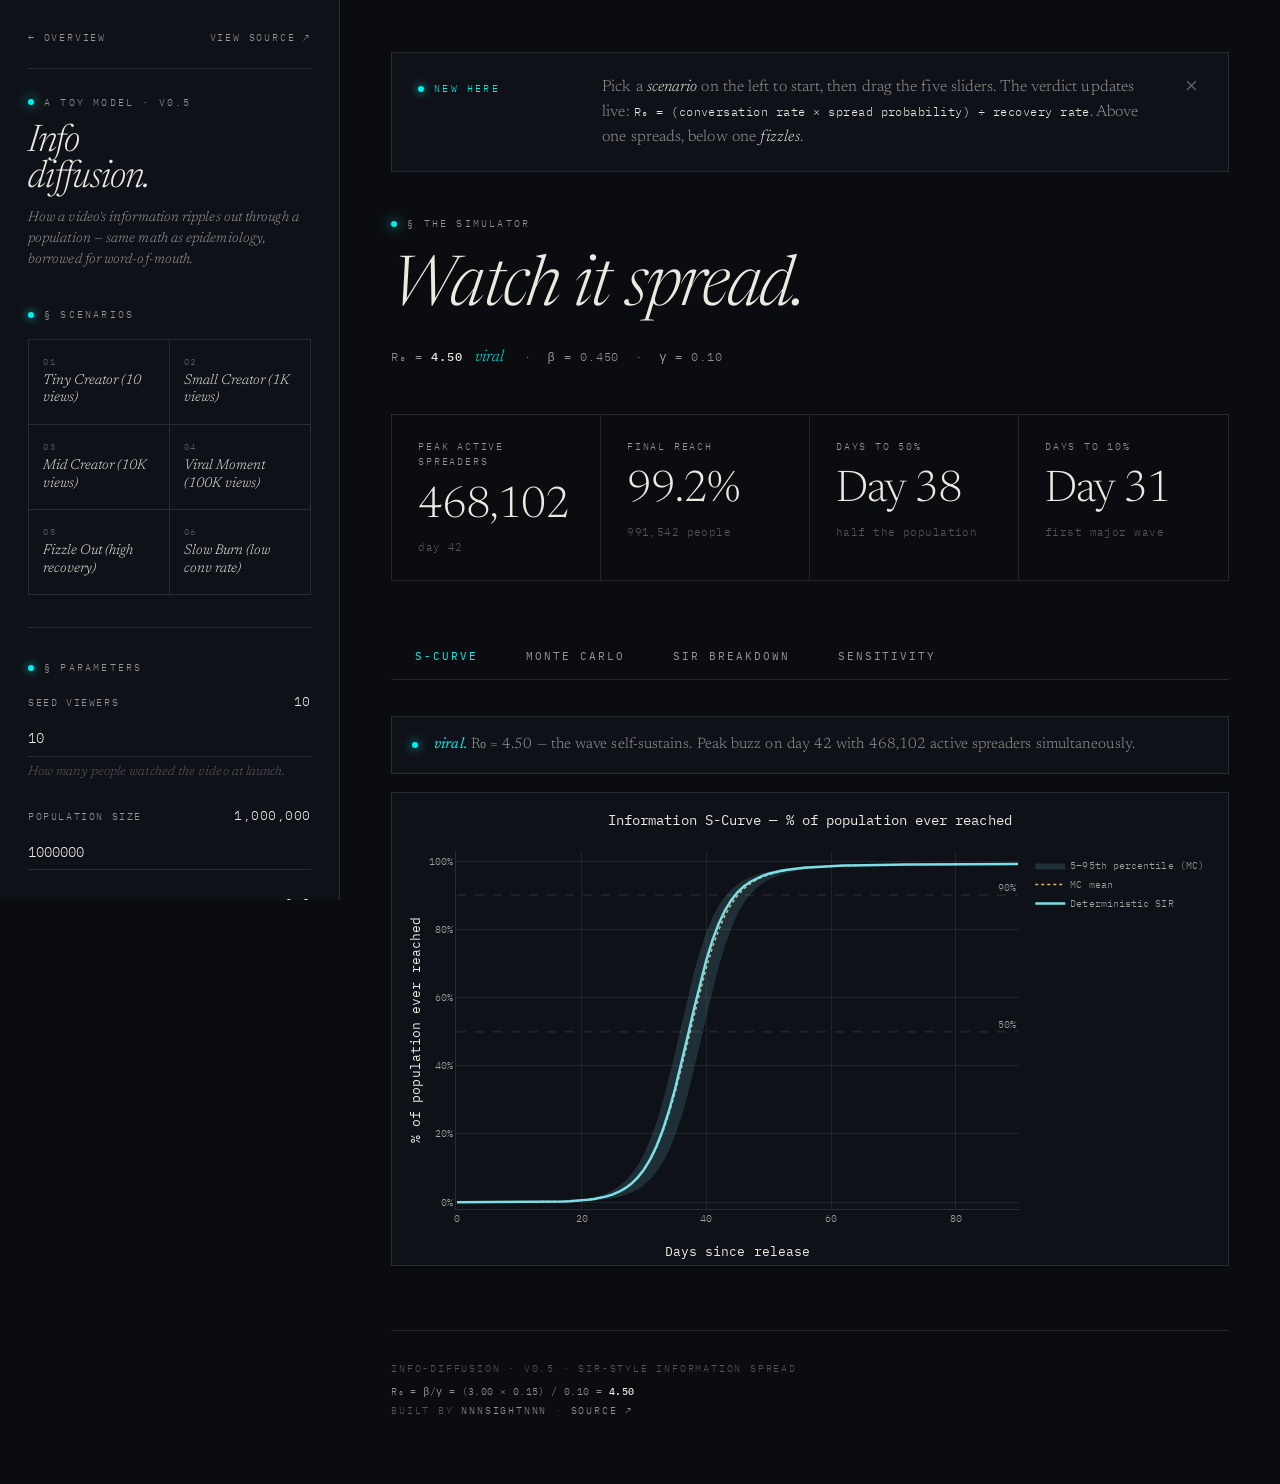
<file: docs/dashboard.html>
<!doctype html>
<!-- Info Diffusion Simulator — static web port of dashboard.py
     built by nnnsightnnn — signal from noise -->
<html lang="en">
<head>
<meta charset="utf-8">
<meta name="viewport" content="width=device-width,initial-scale=1">
<title>Info Diffusion Simulator</title>
<meta name="description" content="A toy SIR-style model of how information from a video spreads through a population.">
<link rel="icon" type="image/svg+xml" href="assets/favicon.svg">
<link rel="preconnect" href="https://fonts.googleapis.com">
<link rel="preconnect" href="https://fonts.gstatic.com" crossorigin>
<link href="https://fonts.googleapis.com/css2?family=Newsreader:ital,opsz,wght@0,6..72,300;0,6..72,400;0,6..72,500;1,6..72,300;1,6..72,400&family=IBM+Plex+Mono:wght@300;400;500&display=swap" rel="stylesheet">
<script src="https://cdn.plot.ly/plotly-2.35.2.min.js" charset="utf-8"></script>
<style>
  /* ─────────────────────────────────────────────────────
     Info Diffusion · dashboard
     editorial system, matched to docs/styles.css
     ───────────────────────────────────────────────────── */
  :root {
    --bg:        #0a0c10;
    --bg-2:      #0e1117;
    --bg-3:      #131722;
    --fg:        #ece9e1;
    --fg-dim:    rgba(236, 233, 225, 0.62);
    --fg-mute:   rgba(236, 233, 225, 0.34);
    --rule:      rgba(236, 233, 225, 0.12);
    --rule-soft: rgba(236, 233, 225, 0.06);
    --signal:    oklch(0.86 0.15 195);
    --signal-2:  oklch(0.78 0.18 200);
    --silent:    oklch(0.78 0.13 65);
    --susc:      rgba(236, 233, 225, 0.32);
    --serif: 'Newsreader', 'Times New Roman', Times, serif;
    --mono:  'IBM Plex Mono', ui-monospace, SFMono-Regular, Menlo, monospace;
  }
  * { box-sizing: border-box; }
  html, body {
    margin: 0; padding: 0;
    background: var(--bg);
    color: var(--fg);
    font-family: var(--serif);
    font-weight: 300;
    font-size: 16px;
    line-height: 1.55;
    letter-spacing: 0.005em;
    -webkit-font-smoothing: antialiased;
    text-rendering: optimizeLegibility;
  }
  ::selection { background: var(--signal); color: var(--bg); }

  .app {
    display: grid;
    grid-template-columns: 340px 1fr;
    min-height: 100vh;
  }

  /* ── Sidebar ─────────────────────────────────────── */
  .sidebar {
    background: var(--bg-2);
    border-right: 1px solid var(--rule);
    padding: 30px 28px 44px;
    overflow-y: auto;
    position: sticky;
    top: 0;
    height: 100vh;
  }
  .sidebar-nav {
    display: flex;
    justify-content: space-between;
    align-items: center;
    font-family: var(--mono);
    font-size: 10px;
    letter-spacing: 0.18em;
    text-transform: uppercase;
    color: var(--fg-dim);
    padding-bottom: 22px;
    margin-bottom: 26px;
    border-bottom: 1px solid var(--rule);
  }
  .sidebar-nav a {
    color: var(--fg-dim);
    text-decoration: none;
    transition: color 200ms;
  }
  .sidebar-nav a:hover { color: var(--signal); }

  .sidebar-title-eyebrow {
    font-family: var(--mono);
    font-size: 10px;
    letter-spacing: 0.22em;
    text-transform: uppercase;
    color: var(--fg-dim);
    display: flex;
    align-items: center;
    gap: 10px;
    margin-bottom: 14px;
  }
  .sidebar-title-eyebrow .dot {
    display: inline-block; width: 6px; height: 6px;
    background: var(--signal); border-radius: 50%;
    box-shadow: 0 0 12px var(--signal);
    animation: pulse-dot 2.4s ease-in-out infinite;
  }
  @keyframes pulse-dot {
    0%, 100% { opacity: 1; transform: scale(1); }
    50%      { opacity: 0.4; transform: scale(0.7); }
  }
  .sidebar h1 {
    font-family: var(--serif);
    font-style: italic;
    font-weight: 300;
    font-size: 38px;
    line-height: 0.95;
    letter-spacing: -0.025em;
    margin: 0 0 12px;
    color: var(--fg);
  }
  .sidebar .tagline {
    font-size: 14px;
    color: var(--fg-dim);
    margin-bottom: 36px;
    line-height: 1.5;
    font-style: italic;
  }

  .section-title {
    font-family: var(--mono);
    font-size: 10px;
    letter-spacing: 0.22em;
    text-transform: uppercase;
    color: var(--fg-dim);
    margin: 8px 0 16px;
    display: flex;
    align-items: center;
    gap: 10px;
  }
  .section-title::before {
    content: '';
    display: inline-block; width: 6px; height: 6px;
    background: var(--signal); border-radius: 50%;
    box-shadow: 0 0 8px var(--signal);
  }

  hr.div {
    border: 0;
    border-top: 1px solid var(--rule);
    margin: 32px 0;
  }

  /* ── Presets ─────────────────────────────────────── */
  .presets {
    display: grid;
    grid-template-columns: 1fr 1fr;
    gap: 0;
    border: 1px solid var(--rule);
  }
  .preset-btn {
    position: relative;
    background: transparent;
    border: 0;
    border-right: 1px solid var(--rule);
    border-bottom: 1px solid var(--rule);
    color: var(--fg);
    font: inherit;
    padding: 16px 14px;
    font-family: var(--serif);
    font-style: italic;
    font-weight: 300;
    font-size: 14px;
    line-height: 1.25;
    cursor: pointer;
    text-align: left;
    transition: background 200ms, color 200ms;
  }
  .preset-btn:nth-child(2n) { border-right: 0; }
  .preset-btn:nth-last-child(-n+2):not(:nth-last-child(-n+1):nth-child(odd)) { border-bottom: 0; }
  .preset-btn:last-child { border-bottom: 0; }
  .preset-btn:hover { background: rgba(236,233,225,0.03); color: var(--signal); }
  .preset-btn.active { background: rgba(236,233,225,0.05); color: var(--signal); }
  .preset-btn .pre-idx {
    display: block;
    font-family: var(--mono);
    font-style: normal;
    font-size: 9px;
    letter-spacing: 0.2em;
    color: var(--fg-mute);
    margin-bottom: 6px;
  }
  .preset-btn.active .pre-idx { color: var(--signal); }

  /* ── Form fields ─────────────────────────────────── */
  .field { margin-bottom: 24px; }
  .field label {
    display: flex;
    justify-content: space-between;
    align-items: baseline;
    font-family: var(--mono);
    font-size: 10px;
    letter-spacing: 0.16em;
    text-transform: uppercase;
    color: var(--fg-dim);
    margin-bottom: 10px;
  }
  .field .val {
    color: var(--fg);
    font-family: var(--mono);
    font-size: 13px;
    letter-spacing: 0.04em;
    text-transform: none;
    font-variant-numeric: tabular-nums;
  }
  .field input[type=number] {
    width: 100%;
    background: transparent;
    border: 0;
    border-bottom: 1px solid var(--rule);
    color: var(--fg);
    padding: 6px 0;
    font: inherit;
    font-family: var(--mono);
    font-size: 14px;
    font-variant-numeric: tabular-nums;
    outline: none;
    transition: border-color 200ms;
  }
  .field input[type=number]:focus { border-bottom-color: var(--signal); }
  .field input[type=range] {
    width: 100%;
    -webkit-appearance: none;
    appearance: none;
    background: transparent;
    height: 20px;
    cursor: pointer;
  }
  .field input[type=range]::-webkit-slider-runnable-track {
    height: 1px;
    background: var(--rule);
  }
  .field input[type=range]::-webkit-slider-thumb {
    -webkit-appearance: none;
    appearance: none;
    width: 12px; height: 12px;
    background: var(--signal);
    border-radius: 50%;
    margin-top: -6px;
    box-shadow: 0 0 10px var(--signal);
    cursor: pointer;
    transition: transform 200ms;
  }
  .field input[type=range]::-webkit-slider-thumb:hover { transform: scale(1.25); }
  .field input[type=range]::-moz-range-track {
    height: 1px;
    background: var(--rule);
  }
  .field input[type=range]::-moz-range-thumb {
    width: 12px; height: 12px;
    background: var(--signal);
    border-radius: 50%;
    border: 0;
    box-shadow: 0 0 10px var(--signal);
    cursor: pointer;
  }
  .help {
    font-family: var(--serif);
    font-weight: 300;
    font-style: italic;
    font-size: 13px;
    color: var(--fg-mute);
    margin-top: 6px;
    line-height: 1.45;
  }

  .toggle {
    display: flex;
    align-items: center;
    gap: 10px;
    cursor: pointer;
    user-select: none;
    font-family: var(--mono);
    font-size: 11px;
    letter-spacing: 0.14em;
    text-transform: uppercase;
    color: var(--fg-dim);
    margin-top: 4px;
  }
  .toggle input { accent-color: var(--signal); }
  .toggle:hover { color: var(--fg); }

  /* ── Main ────────────────────────────────────────── */
  .main {
    padding: 52px clamp(28px, 4vw, 72px) 64px;
    min-width: 0;
  }

  /* ── First-visit hint banner ─────────────────────── */
  .banner-hint {
    display: grid;
    grid-template-columns: 160px 1fr auto;
    align-items: flex-start;
    gap: 24px;
    background: var(--bg-2);
    border: 1px solid var(--rule);
    padding: 22px 26px;
    margin-bottom: 44px;
    border-radius: 0;
  }
  .banner-hint .hint-eyebrow {
    font-family: var(--mono);
    font-size: 10px;
    letter-spacing: 0.22em;
    text-transform: uppercase;
    color: var(--signal);
    display: flex;
    align-items: center;
    gap: 10px;
    padding-top: 6px;
  }
  .banner-hint .hint-eyebrow .dot {
    display: inline-block; width: 6px; height: 6px;
    background: var(--signal); border-radius: 50%;
    box-shadow: 0 0 8px var(--signal);
  }
  .banner-hint .hint-body {
    font-family: var(--serif);
    font-weight: 300;
    font-size: 16px;
    line-height: 1.55;
    color: var(--fg-dim);
  }
  .banner-hint .hint-body em { font-style: italic; color: var(--fg); }
  .banner-hint .hint-body .mono {
    font-family: var(--mono);
    font-size: 12px;
    letter-spacing: 0.04em;
    color: var(--fg);
  }
  .banner-hint .hint-dismiss {
    background: transparent;
    border: 0;
    color: var(--fg-mute);
    cursor: pointer;
    font-size: 22px;
    line-height: 1;
    padding: 0 4px;
    transition: color 200ms;
  }
  .banner-hint .hint-dismiss:hover { color: var(--fg); }

  /* ── Header (page title + verdict) ───────────────── */
  .header {
    margin-bottom: 44px;
  }
  .header .header-eyebrow {
    font-family: var(--mono);
    font-size: 10px;
    letter-spacing: 0.22em;
    text-transform: uppercase;
    color: var(--fg-dim);
    display: flex;
    align-items: center;
    gap: 10px;
    margin-bottom: 22px;
  }
  .header .header-eyebrow .dot {
    display: inline-block; width: 6px; height: 6px;
    background: var(--signal); border-radius: 50%;
    box-shadow: 0 0 12px var(--signal);
    animation: pulse-dot 2.4s ease-in-out infinite;
  }
  .header h2 {
    font-family: var(--serif);
    font-weight: 300;
    font-style: italic;
    font-size: clamp(42px, 5.4vw, 76px);
    line-height: 1;
    letter-spacing: -0.025em;
    margin: 0 0 22px;
    color: var(--fg);
  }
  .subtitle {
    font-family: var(--mono);
    font-size: 12px;
    letter-spacing: 0.08em;
    color: var(--fg-dim);
    font-variant-numeric: tabular-nums;
  }
  .subtitle b {
    color: var(--fg);
    font-weight: 500;
  }
  .subtitle .verdict-viral,
  .subtitle .verdict-fizzle {
    font-family: var(--serif);
    font-style: italic;
    font-size: 16px;
    letter-spacing: 0;
    font-weight: 300;
    margin: 0 4px;
  }
  .subtitle .verdict-viral  { color: var(--signal); }
  .subtitle .verdict-fizzle { color: var(--silent); }

  /* ── Metrics ─────────────────────────────────────── */
  .metrics {
    display: grid;
    grid-template-columns: repeat(4, 1fr);
    gap: 0;
    margin-bottom: 52px;
    border: 1px solid var(--rule);
  }
  .metric {
    padding: 24px 26px;
    border-right: 1px solid var(--rule);
  }
  .metric:last-child { border-right: 0; }
  .metric .label {
    font-family: var(--mono);
    font-size: 10px;
    letter-spacing: 0.18em;
    text-transform: uppercase;
    color: var(--fg-dim);
    margin-bottom: 16px;
  }
  .metric .value {
    font-family: var(--serif);
    font-weight: 300;
    font-size: clamp(30px, 3.4vw, 48px);
    line-height: 1;
    letter-spacing: -0.025em;
    font-variant-numeric: tabular-nums;
    color: var(--fg);
  }
  .metric .sub {
    font-family: var(--mono);
    font-size: 11px;
    color: var(--fg-mute);
    margin-top: 10px;
    font-variant-numeric: tabular-nums;
    letter-spacing: 0.04em;
  }

  /* ── Tabs ────────────────────────────────────────── */
  .tabs {
    display: flex;
    gap: 0;
    border-bottom: 1px solid var(--rule);
    margin-bottom: 36px;
    overflow-x: auto;
  }
  .tab {
    background: none;
    border: 0;
    color: var(--fg-dim);
    padding: 16px 24px;
    cursor: pointer;
    font-family: var(--mono);
    font-size: 11px;
    letter-spacing: 0.18em;
    text-transform: uppercase;
    border-bottom: 1px solid transparent;
    margin-bottom: -1px;
    white-space: nowrap;
    transition: color 200ms, border-color 200ms;
  }
  .tab:hover { color: var(--fg); }
  .tab.active {
    color: var(--signal);
    border-bottom-color: var(--signal);
  }

  .tab-panel { display: none; }
  .tab-panel.active { display: block; }

  /* ── Charts ──────────────────────────────────────── */
  .chart {
    background: var(--bg-2);
    border: 1px solid var(--rule);
    padding: 6px;
    margin-bottom: 18px;
  }
  .row-2 {
    display: grid;
    grid-template-columns: 1fr 1fr;
    gap: 18px;
  }
  @media (max-width: 1100px) {
    .row-2 { grid-template-columns: 1fr; }
  }
  .caption {
    color: var(--fg-dim);
    font-family: var(--mono);
    font-size: 11px;
    padding: 0 10px 12px;
    font-variant-numeric: tabular-nums;
    letter-spacing: 0.04em;
  }
  .caption b { color: var(--fg); font-weight: 500; }

  h4 {
    font-family: var(--serif);
    font-style: italic;
    font-weight: 300;
    font-size: 22px;
    letter-spacing: -0.015em;
    line-height: 1.2;
    margin: 32px 0 16px;
    color: var(--fg);
  }

  .panel-intro {
    font-family: var(--serif);
    font-weight: 300;
    font-style: italic;
    font-size: 15px;
    color: var(--fg-dim);
    margin: 0 0 22px;
    line-height: 1.55;
  }
  .panel-intro .mono {
    font-family: var(--mono);
    font-style: normal;
    font-size: 11px;
    letter-spacing: 0.08em;
    color: var(--fg);
  }

  /* ── Alerts ──────────────────────────────────────── */
  .alert {
    padding: 16px 20px;
    font-family: var(--serif);
    font-weight: 300;
    font-size: 15px;
    line-height: 1.55;
    margin-bottom: 18px;
    border: 1px solid var(--rule);
    background: var(--bg-2);
    display: flex;
    gap: 16px;
    align-items: flex-start;
    color: var(--fg-dim);
  }
  .alert b { font-weight: 500; color: var(--fg); }
  .alert em { font-style: italic; }
  .alert::before {
    content: '';
    width: 6px; height: 6px;
    border-radius: 50%;
    margin-top: 9px;
    flex: 0 0 6px;
  }
  .alert-viral b { color: var(--signal); font-style: italic; font-weight: 400; }
  .alert-viral::before { background: var(--signal); box-shadow: 0 0 10px var(--signal); }
  .alert-fizzle b { color: var(--silent); font-style: italic; font-weight: 400; }
  .alert-fizzle::before { background: var(--silent); box-shadow: 0 0 10px var(--silent); }
  .alert-info::before { background: var(--fg-mute); }

  /* ── Details / raw table ─────────────────────────── */
  details {
    background: var(--bg-2);
    border: 1px solid var(--rule);
    padding: 16px 20px;
    margin-top: 22px;
  }
  details summary {
    cursor: pointer;
    font-family: var(--mono);
    font-size: 11px;
    letter-spacing: 0.18em;
    text-transform: uppercase;
    color: var(--fg-dim);
    user-select: none;
    transition: color 200ms;
  }
  details summary:hover { color: var(--fg); }

  table.raw {
    width: 100%;
    border-collapse: collapse;
    margin-top: 14px;
    font-family: var(--mono);
    font-size: 11px;
    font-variant-numeric: tabular-nums;
    letter-spacing: 0.02em;
  }
  table.raw th, table.raw td {
    padding: 6px 12px;
    text-align: right;
    border-bottom: 1px solid var(--rule);
  }
  table.raw th {
    color: var(--fg-dim);
    font-weight: 500;
    text-transform: uppercase;
    font-size: 9px;
    letter-spacing: 0.2em;
    text-align: right;
    position: sticky;
    top: 0;
    background: var(--bg-2);
  }
  table.raw th:first-child, table.raw td:first-child { text-align: left; }
  table.raw td { color: var(--fg-dim); }
  table.raw td:first-child { color: var(--fg); }
  .table-wrap {
    max-height: 360px;
    overflow-y: auto;
    margin-top: 14px;
    border: 1px solid var(--rule);
  }

  /* ── Spinner + status ────────────────────────────── */
  .spinner {
    display: inline-block;
    width: 11px; height: 11px;
    border: 1px solid var(--rule);
    border-top-color: var(--signal);
    border-radius: 50%;
    animation: spin 0.7s linear infinite;
    vertical-align: middle;
    margin-right: 8px;
  }
  @keyframes spin { to { transform: rotate(360deg); } }
  .mc-status {
    font-family: var(--mono);
    font-size: 11px;
    letter-spacing: 0.08em;
    color: var(--fg-dim);
    margin: 0 0 16px;
  }

  /* ── Footer ──────────────────────────────────────── */
  footer {
    margin-top: 64px;
    padding-top: 28px;
    border-top: 1px solid var(--rule);
    color: var(--fg-mute);
    font-family: var(--mono);
    font-size: 10px;
    letter-spacing: 0.18em;
    text-transform: uppercase;
    line-height: 1.9;
  }
  footer a {
    color: var(--fg-dim);
    text-decoration: none;
    transition: color 200ms;
  }
  footer a:hover { color: var(--signal); }
  footer .r0 {
    text-transform: none;
    letter-spacing: 0.04em;
    color: var(--fg-dim);
    display: block;
    margin-top: 4px;
  }
  footer .r0 b { color: var(--fg); font-weight: 500; }

  /* ── Responsive ──────────────────────────────────── */
  @media (max-width: 900px) {
    .app { grid-template-columns: 1fr; }
    .sidebar { position: relative; height: auto; }
    .metrics { grid-template-columns: repeat(2, 1fr); }
    .metric:nth-child(2) { border-right: 0; }
    .metric:nth-child(-n+2) { border-bottom: 1px solid var(--rule); }
    .banner-hint { grid-template-columns: 1fr; gap: 14px; }
    .header h2 { font-size: clamp(34px, 9vw, 56px); }
  }
</style>
</head>
<body>
<div class="app">

  <!-- ───────── SIDEBAR ───────── -->
  <aside class="sidebar">
    <div class="sidebar-nav">
      <a href="index.html" aria-label="Back to overview">← overview</a>
      <a href="https://github.com/nnnsightnnn/info-diffusion" target="_blank" rel="noopener" aria-label="View source on GitHub">view source ↗</a>
    </div>
    <div class="sidebar-title-eyebrow"><span class="dot"></span> a toy model · v0.5</div>
    <h1>Info<br/>diffusion.</h1>
    <div class="tagline">How a video's information ripples out through a population — same math as epidemiology, borrowed for word-of-mouth.</div>

    <div class="section-title">§ scenarios</div>
    <div class="presets" id="presets"></div>

    <hr class="div">

    <div class="section-title">§ parameters</div>

    <div class="field">
      <label>Seed viewers <span class="val" id="lbl_seed_viewers">10</span></label>
      <input type="number" id="seed_viewers" min="1" max="10000000" step="10" value="10">
      <div class="help">How many people watched the video at launch.</div>
    </div>
    <div class="field">
      <label>Population size <span class="val" id="lbl_population_size">1,000,000</span></label>
      <input type="number" id="population_size" min="1000" max="500000000" step="10000" value="1000000">
    </div>
    <div class="field">
      <label>Conversation rate <span class="val" id="lbl_conversation_rate">3.0</span></label>
      <input type="range" id="conversation_rate" min="0.1" max="10" step="0.1" value="3.0">
      <div class="help">Avg people each informed person tells per day.</div>
    </div>
    <div class="field">
      <label>Spread probability <span class="val" id="lbl_spread_probability">0.15</span></label>
      <input type="range" id="spread_probability" min="0.01" max="1.00" step="0.01" value="0.15">
      <div class="help">Chance a listener actually cares and shares.</div>
    </div>
    <div class="field">
      <label>Recovery rate <span class="val" id="lbl_recovery_rate">0.10</span></label>
      <input type="range" id="recovery_rate" min="0.01" max="0.50" step="0.01" value="0.10">
      <div class="help">Daily rate at which an informed person goes silent (γ).</div>
    </div>
    <div class="field">
      <label>Days to simulate <span class="val" id="lbl_days">90</span></label>
      <input type="range" id="days" min="14" max="180" step="1" value="90">
    </div>

    <hr class="div">

    <label class="toggle">
      <input type="checkbox" id="run_mc" checked>
      Monte Carlo variance
    </label>
    <div class="field" style="margin-top:10px;">
      <label>MC trials <span class="val" id="lbl_n_trials">150</span></label>
      <input type="range" id="n_trials" min="50" max="300" step="25" value="150">
    </div>
  </aside>

  <!-- ───────── MAIN ───────── -->
  <main class="main">
    <div id="hint_banner" class="banner-hint" hidden>
      <div class="hint-eyebrow"><span class="dot"></span> new here</div>
      <div class="hint-body">
        Pick a <em>scenario</em> on the left to start, then drag the five sliders.
        The verdict updates live: <span class="mono">R₀ = (conversation rate × spread probability) ÷ recovery rate</span>.
        Above one spreads, below one <em>fizzles</em>.
      </div>
      <button type="button" class="hint-dismiss" id="hint_dismiss" aria-label="Dismiss tip">×</button>
    </div>

    <div class="header">
      <div class="header-eyebrow"><span class="dot"></span> § the simulator</div>
      <h2>Watch <em>it</em> spread.</h2>
      <div class="subtitle" id="subtitle"></div>
    </div>

    <div class="metrics">
      <div class="metric"><div class="label">Peak active spreaders</div>
        <div class="value" id="m_peak">—</div><div class="sub" id="m_peak_sub"></div></div>
      <div class="metric"><div class="label">Final reach</div>
        <div class="value" id="m_final">—</div><div class="sub" id="m_final_sub"></div></div>
      <div class="metric"><div class="label">Days to 50%</div>
        <div class="value" id="m_d50">—</div><div class="sub">half the population</div></div>
      <div class="metric"><div class="label">Days to 10%</div>
        <div class="value" id="m_d10">—</div><div class="sub">first major wave</div></div>
    </div>

    <div class="tabs" id="tabs">
      <button class="tab active" data-tab="t1">S-Curve</button>
      <button class="tab" data-tab="t2">Monte Carlo</button>
      <button class="tab" data-tab="t3">SIR Breakdown</button>
      <button class="tab" data-tab="t4">Sensitivity</button>
    </div>

    <section class="tab-panel active" id="t1">
      <div id="alert_t1"></div>
      <div class="mc-status" id="mc_status_t1"></div>
      <div class="chart"><div id="chart_scurve" style="height:460px;"></div></div>
    </section>

    <section class="tab-panel" id="t2">
      <div class="mc-status" id="mc_status_t2"></div>
      <div class="row-2">
        <div>
          <div class="chart"><div id="chart_hist_final" style="height:360px;"></div></div>
          <div class="caption" id="cap_hist_final"></div>
        </div>
        <div>
          <div class="chart"><div id="chart_hist_d50" style="height:360px;"></div></div>
          <div class="caption" id="cap_hist_d50"></div>
        </div>
      </div>
      <h4>All trial trajectories <em>— fan chart</em></h4>
      <div class="chart"><div id="chart_fan" style="height:380px;"></div></div>
    </section>

    <section class="tab-panel" id="t3">
      <div class="row-2">
        <div class="chart"><div id="chart_sir" style="height:400px;"></div></div>
        <div class="chart"><div id="chart_daily" style="height:400px;"></div></div>
      </div>
      <details>
        <summary>raw day-by-day data</summary>
        <div class="table-wrap"><table class="raw" id="raw_table"></table></div>
      </details>
    </section>

    <section class="tab-panel" id="t4">
      <p class="panel-intro">How does changing <em>one</em> parameter move the needle? <span class="mono">all other parameters fixed at sidebar values.</span></p>
      <div class="row-2">
        <div class="chart"><div id="chart_sweep_conv" style="height:380px;"></div></div>
        <div class="chart"><div id="chart_sweep_sp" style="height:380px;"></div></div>
      </div>
      <h4>How much does a bigger launch <em>actually</em> matter?</h4>
      <div class="chart"><div id="chart_seed_bars" style="height:360px;"></div></div>
    </section>

    <footer>
      info-diffusion · v0.5 · SIR-style information spread<br>
      <span class="r0" id="footer_r0"></span>
      built by <a href="https://nnnsightnnn.com" target="_blank" rel="noopener">nnnsightnnn</a>
      · <a href="https://github.com/nnnsightnnn/info-diffusion" target="_blank" rel="noopener">source ↗</a>
    </footer>
  </main>
</div>

<script>
/* ════════════════════════════════════════════════════════════════════════════
   PORT OF sir_model.py + monte_carlo.py
   Same discrete-time SIR with binomial sampling for the stochastic version.
   ════════════════════════════════════════════════════════════════════════════ */

// editorial palette — matches docs/styles.css :root tokens
// approximate sRGB hex of the oklch() tokens used in CSS
const C = {
  signal: '#7adfe6',                       // oklch(0.86 0.15 195) — informed, viral
  signalSoft: 'rgba(122, 223, 230, 0.15)', // signal at low alpha for fills
  silent: '#dab37a',                       // oklch(0.78 0.13 65)  — recovered, fizzle
  silentSoft: 'rgba(218, 179, 122, 0.20)',
  fg:     '#ece9e1',                       // parchment
  fgDim:  '#a4a39e',                       // approx of fg at 0.62 alpha
  fgMute: '#605e59',                       // approx of fg at 0.34 alpha
  susc:   'rgba(236, 233, 225, 0.32)',
  plot:   '#0e1117',                       // --bg-2
  paper:  '#0e1117',
  grid:   'rgba(236, 233, 225, 0.08)',     // hairline rule
  rule:   'rgba(236, 233, 225, 0.12)',
  // legacy aliases for places still referencing by old name
  blue:   '#7adfe6',
  orange: '#dab37a',
  green:  '#7adfe6',
  purple: '#dab37a',
  red:    '#dab37a',
  teal:   '#7adfe6',
  text:   '#ece9e1',
  muted:  '#a4a39e',
};
const LAYOUT_BASE = () => ({
  plot_bgcolor: C.plot, paper_bgcolor: C.paper,
  font: { color: C.fg, family: "'IBM Plex Mono', ui-monospace, monospace", size: 11 },
  xaxis: { gridcolor: C.grid, zerolinecolor: C.grid, linecolor: C.rule, tickfont: { size: 10, color: C.fgDim } },
  yaxis: { gridcolor: C.grid, zerolinecolor: C.grid, linecolor: C.rule, tickfont: { size: 10, color: C.fgDim } },
  margin: { l: 58, r: 28, t: 52, b: 50 },
  legend: { bgcolor: 'rgba(0,0,0,0)', bordercolor: C.rule, borderwidth: 0, font: { size: 10, color: C.fgDim } },
});
const PCONF = { responsive: true, displaylogo: false,
  modeBarButtonsToRemove: ['lasso2d','select2d','autoScale2d','toggleSpikelines'] };

// --- seeded RNG (mulberry32) ----------------------------------------------
function mulberry32(seed) {
  let a = seed >>> 0;
  return function() {
    a = (a + 0x6D2B79F5) >>> 0;
    let t = a;
    t = Math.imul(t ^ (t >>> 15), t | 1);
    t ^= t + Math.imul(t ^ (t >>> 7), t | 61);
    return ((t ^ (t >>> 14)) >>> 0) / 4294967296;
  };
}
// standard normal via Box–Muller
function randn(rng) {
  let u = 0, v = 0;
  while (u === 0) u = rng();
  while (v === 0) v = rng();
  return Math.sqrt(-2 * Math.log(u)) * Math.cos(2 * Math.PI * v);
}
// Binomial sampler:
//  - tiny n: direct sum of Bernoullis
//  - otherwise: normal approximation with continuity correction, clamped to [0,n]
function rbinom(rng, n, p) {
  n = Math.max(0, Math.round(n));
  if (n === 0 || p <= 0) return 0;
  if (p >= 1) return n;
  if (n <= 30) {
    let k = 0;
    for (let i = 0; i < n; i++) if (rng() < p) k++;
    return k;
  }
  const mean = n * p;
  const sd = Math.sqrt(n * p * (1 - p));
  let x = Math.round(mean + sd * randn(rng));
  if (x < 0) x = 0;
  if (x > n) x = n;
  return x;
}

// --- DiffusionParams equivalent --------------------------------------------
function makeParams(o) {
  const p = {
    seed_viewers: +o.seed_viewers,
    population_size: +o.population_size,
    conversation_rate: +o.conversation_rate,
    spread_probability: +o.spread_probability,
    recovery_rate: +o.recovery_rate,
    days_to_simulate: +o.days_to_simulate,
  };
  p.beta = p.conversation_rate * p.spread_probability;
  p.R0 = p.beta / p.recovery_rate;
  return p;
}

// --- runSir: deterministic ------------------------------------------------
function runSir(p) {
  const N = p.population_size, beta = p.beta, gamma = p.recovery_rate;
  let S = N - p.seed_viewers, I = p.seed_viewers, R = 0;
  const out = [];
  for (let day = 0; day <= p.days_to_simulate; day++) {
    out.push({
      day,
      susceptible: Math.round(S),
      informed: Math.round(I),
      recovered: Math.round(R),
      pct_active: 100 * I / N,
      pct_reached: 100 * (I + R) / N,
    });
    const newInf = beta * S * I / N;
    const newSil = gamma * I;
    S = Math.max(0, S - newInf);
    I = Math.max(0, I + newInf - newSil);
    R = Math.min(N, R + newSil);
  }
  return out;
}

// --- summarize ------------------------------------------------------------
function summarize(snaps, p) {
  let peak = snaps[0];
  for (const s of snaps) if (s.informed > peak.informed) peak = s;
  const final = snaps[snaps.length - 1];
  const cross = (pct) => {
    for (const s of snaps) if (s.pct_reached >= pct) return s.day;
    return null;
  };
  return {
    R0: p.R0,
    beta: p.beta,
    gamma: p.recovery_rate,
    peak_informed: peak.informed,
    peak_day: peak.day,
    day_1pct: cross(1),
    day_10pct: cross(10),
    day_50pct: cross(50),
    final_reach_pct: final.pct_reached,
    final_reached: final.informed + final.recovered,
  };
}

// --- runMonteCarlo: stochastic --------------------------------------------
function runMonteCarlo(p, nTrials, seed) {
  const N = p.population_size, beta = p.beta, gamma = p.recovery_rate;
  const days = p.days_to_simulate;
  const informed = new Float64Array(nTrials * (days + 1));
  const reached  = new Float64Array(nTrials * (days + 1));
  const rng = mulberry32(seed | 0);
  for (let t = 0; t < nTrials; t++) {
    let S = N - p.seed_viewers, I = p.seed_viewers, R = 0;
    const row = t * (days + 1);
    for (let d = 0; d <= days; d++) {
      informed[row + d] = I;
      reached[row + d] = I + R;
      const pInf = Math.min(1, beta * I / N);
      const ni = rbinom(rng, S, pInf);
      const ns = rbinom(rng, I, gamma);
      S = Math.max(0, S - ni);
      I = Math.max(0, I + ni - ns);
      R = Math.min(N, R + ns);
    }
  }
  return { trials: nTrials, days, N, informed, reached };
}

// helpers over the typed-array MC results
function mcRow(mc, t)        { return mc.reached.subarray(t * (mc.days+1), (t+1) * (mc.days+1)); }
function mcInformedRow(mc,t) { return mc.informed.subarray(t * (mc.days+1), (t+1) * (mc.days+1)); }
function percentileCol(mc, day, pct) {
  const xs = new Float64Array(mc.trials);
  for (let t = 0; t < mc.trials; t++) xs[t] = mc.reached[t * (mc.days+1) + day];
  xs.sort();
  const idx = (pct / 100) * (mc.trials - 1);
  const lo = Math.floor(idx), hi = Math.ceil(idx);
  return xs[lo] + (xs[hi] - xs[lo]) * (idx - lo);
}
function meanCol(mc, day) {
  let s = 0;
  for (let t = 0; t < mc.trials; t++) s += mc.reached[t * (mc.days+1) + day];
  return s / mc.trials;
}
function finalReachPctArr(mc) {
  const out = new Float64Array(mc.trials);
  for (let t = 0; t < mc.trials; t++) out[t] = mc.reached[(t+1)*(mc.days+1) - 1] / mc.N * 100;
  return out;
}
function daysToPct(mc, pct) {
  const threshold = (pct / 100) * mc.N;
  const out = [];
  for (let t = 0; t < mc.trials; t++) {
    let hit = null;
    const row = t * (mc.days+1);
    for (let d = 0; d <= mc.days; d++) {
      if (mc.reached[row + d] >= threshold) { hit = d; break; }
    }
    if (hit !== null) out.push(hit);
  }
  return out;
}

/* ════════════════════════════════════════════════════════════════════════════
   PRESETS — auto-generated from presets.py by scripts/sync_presets.py
   Do not edit this block by hand; edit presets.py instead.
   ════════════════════════════════════════════════════════════════════════════ */
// PRESETS_BEGIN
const PRESETS = {
  "🌱 Tiny Creator (10 views)": {"seed_viewers": 10, "population_size": 500000, "conversation_rate": 2.0, "spread_probability": 0.1, "recovery_rate": 0.08},
  "📺 Small Creator (1K views)": {"seed_viewers": 1000, "population_size": 1000000, "conversation_rate": 3.0, "spread_probability": 0.12, "recovery_rate": 0.1},
  "🚀 Mid Creator (10K views)": {"seed_viewers": 10000, "population_size": 5000000, "conversation_rate": 3.5, "spread_probability": 0.15, "recovery_rate": 0.1},
  "🔥 Viral Moment (100K views)": {"seed_viewers": 100000, "population_size": 50000000, "conversation_rate": 5.0, "spread_probability": 0.2, "recovery_rate": 0.12},
  "💨 Fizzle Out (high recovery)": {"seed_viewers": 500, "population_size": 1000000, "conversation_rate": 2.0, "spread_probability": 0.1, "recovery_rate": 0.25},
  "🕯️ Slow Burn (low conv rate)": {"seed_viewers": 100, "population_size": 500000, "conversation_rate": 1.2, "spread_probability": 0.3, "recovery_rate": 0.05},
};
// PRESETS_END

/* ════════════════════════════════════════════════════════════════════════════
   UI WIRING
   ════════════════════════════════════════════════════════════════════════════ */
const $ = (id) => document.getElementById(id);
const FIELDS = ['seed_viewers','population_size','conversation_rate','spread_probability','recovery_rate','days','n_trials'];
const fmt = (n) => Number(n).toLocaleString();
const fmt1 = (n) => Number(n).toFixed(1);
const fmt2 = (n) => Number(n).toFixed(2);

// presets — render with mono index + serif italic label, strip any leading emoji
// from the auto-generated preset keys (we keep presets.py untouched).
const presetsEl = $('presets');
// strip a leading emoji/glyph + trailing whitespace if present
const stripEmoji = (s) => s.replace(/^[\p{Extended_Pictographic}☀-➿️]+\s*/u, '').trim();
const presetNames = Object.keys(PRESETS);
presetNames.forEach((name, i) => {
  const b = document.createElement('button');
  b.className = 'preset-btn';
  b.dataset.presetKey = name;
  const idx = String(i + 1).padStart(2, '0');
  const clean = stripEmoji(name);
  b.innerHTML = `<span class="pre-idx">${idx}</span>${clean}`;
  b.onclick = () => applyPreset(name);
  presetsEl.appendChild(b);
});
function applyPreset(name) {
  const cfg = PRESETS[name];
  $('seed_viewers').value = cfg.seed_viewers;
  $('population_size').value = cfg.population_size;
  $('conversation_rate').value = cfg.conversation_rate;
  $('spread_probability').value = cfg.spread_probability;
  $('recovery_rate').value = cfg.recovery_rate;
  [...presetsEl.children].forEach((el) => el.classList.toggle('active', el.dataset.presetKey === name));
  syncLabels();
  rerun();
}

// labels next to inputs
function syncLabels() {
  $('lbl_seed_viewers').textContent = fmt(+$('seed_viewers').value);
  $('lbl_population_size').textContent = fmt(+$('population_size').value);
  $('lbl_conversation_rate').textContent = (+$('conversation_rate').value).toFixed(1);
  $('lbl_spread_probability').textContent = (+$('spread_probability').value).toFixed(2);
  $('lbl_recovery_rate').textContent = (+$('recovery_rate').value).toFixed(2);
  $('lbl_days').textContent = $('days').value;
  $('lbl_n_trials').textContent = $('n_trials').value;
}

// debounced rerun
let _rerunTimer = null;
function scheduleRerun() {
  syncLabels();
  if (_rerunTimer) clearTimeout(_rerunTimer);
  _rerunTimer = setTimeout(rerun, 80);
}
FIELDS.forEach((f) => {
  const el = $(f);
  if (!el) return;
  el.addEventListener('input', scheduleRerun);
  el.addEventListener('change', scheduleRerun);
});
$('run_mc').addEventListener('change', rerun);

// tab switching
$('tabs').addEventListener('click', (e) => {
  const t = e.target.closest('.tab');
  if (!t) return;
  [...$('tabs').children].forEach((b) => b.classList.toggle('active', b === t));
  document.querySelectorAll('.tab-panel').forEach((p) => p.classList.toggle('active', p.id === t.dataset.tab));
  // Plotly needs a redraw kick when its container becomes visible
  window.dispatchEvent(new Event('resize'));
});

/* ════════════════════════════════════════════════════════════════════════════
   MAIN RUN
   ════════════════════════════════════════════════════════════════════════════ */
function readParams() {
  return makeParams({
    seed_viewers: +$('seed_viewers').value,
    population_size: +$('population_size').value,
    conversation_rate: +$('conversation_rate').value,
    spread_probability: +$('spread_probability').value,
    recovery_rate: +$('recovery_rate').value,
    days_to_simulate: +$('days').value,
  });
}

function rerun() {
  const p = readParams();
  const snaps = runSir(p);
  const stats = summarize(snaps, p);
  const N = p.population_size;

  // --- header ---
  const verdictClass = p.R0 > 1 ? 'verdict-viral' : 'verdict-fizzle';
  const verdictWord = p.R0 > 1 ? 'viral' : 'fizzle';
  $('subtitle').innerHTML = `R₀ = <b>${p.R0.toFixed(2)}</b>` +
    ` <span class="${verdictClass}">${verdictWord}</span>` +
    ` &nbsp;·&nbsp; β = ${p.beta.toFixed(3)}` +
    ` &nbsp;·&nbsp; γ = ${p.recovery_rate.toFixed(2)}`;
  $('m_peak').textContent = fmt(stats.peak_informed);
  $('m_peak_sub').textContent = `day ${stats.peak_day}`;
  $('m_final').textContent = `${stats.final_reach_pct.toFixed(1)}%`;
  $('m_final_sub').textContent = `${fmt(stats.final_reached)} people`;
  $('m_d50').textContent = stats.day_50pct == null ? 'Never' : `Day ${stats.day_50pct}`;
  $('m_d10').textContent = stats.day_10pct == null ? 'Never' : `Day ${stats.day_10pct}`;
  $('footer_r0').innerHTML =
    `R₀ = β/γ = (${p.conversation_rate.toFixed(2)} × ${p.spread_probability.toFixed(2)}) / ${p.recovery_rate.toFixed(2)} = <b>${p.R0.toFixed(2)}</b>`;

  // --- alert ---
  if (p.R0 > 1) {
    $('alert_t1').innerHTML = `<div class="alert alert-viral"><div><b>viral.</b> R₀ = ${p.R0.toFixed(2)} — the wave self-sustains.
      Peak buzz on day ${stats.peak_day} with ${fmt(stats.peak_informed)} active spreaders simultaneously.</div></div>`;
  } else {
    $('alert_t1').innerHTML = `<div class="alert alert-fizzle"><div><b>fizzle.</b> R₀ = ${p.R0.toFixed(2)} &lt; 1 — each spreader infects fewer than one new person.
      Try raising conversation rate or spread probability.</div></div>`;
  }

  // --- MC (optional) ---
  let mc = null;
  if ($('run_mc').checked) {
    const nTrials = +$('n_trials').value;
    $('mc_status_t1').innerHTML = `<span class="spinner"></span>Running ${nTrials} Monte Carlo trials…`;
    $('mc_status_t2').innerHTML = $('mc_status_t1').innerHTML;
    // run async so the spinner paints
    setTimeout(() => {
      mc = runMonteCarlo(p, nTrials, 42);
      $('mc_status_t1').textContent = '';
      $('mc_status_t2').textContent = '';
      drawScurve(snaps, mc);
      drawMcDeepDive(mc, p);
    }, 10);
  } else {
    $('mc_status_t1').textContent = '';
    $('mc_status_t2').innerHTML = `<div class="alert alert-info"><div>Enable <b>Monte Carlo variance</b> in the sidebar to populate this tab.</div></div>`;
    drawScurve(snaps, null);
    Plotly.purge('chart_hist_final');
    Plotly.purge('chart_hist_d50');
    Plotly.purge('chart_fan');
    $('cap_hist_final').textContent = '';
    $('cap_hist_d50').textContent = '';
  }

  drawSirBreakdown(snaps, p);
  drawRawTable(snaps);
  drawSensitivity(p);
}

/* ──────────────────────────── chart drawers ─────────────────────────────── */
function drawScurve(snaps, mc) {
  const xs = snaps.map((s) => s.day);
  const pctReach = snaps.map((s) => s.pct_reached);
  const traces = [];
  if (mc) {
    const p5 = xs.map((_, d) => percentileCol(mc, d, 5) / mc.N * 100);
    const p95 = xs.map((_, d) => percentileCol(mc, d, 95) / mc.N * 100);
    const mean = xs.map((_, d) => meanCol(mc, d) / mc.N * 100);
    traces.push({
      x: xs.concat(xs.slice().reverse()),
      y: p95.concat(p5.slice().reverse()),
      fill: 'toself', fillcolor: C.signalSoft,
      line: { color: 'rgba(0,0,0,0)' }, name: '5–95th percentile (MC)',
      hoverinfo: 'skip', type: 'scatter',
    });
    traces.push({ x: xs, y: mean, name: 'MC mean',
      line: { color: C.silent, width: 1.5, dash: 'dot' }, type: 'scatter' });
  }
  traces.push({ x: xs, y: pctReach, name: 'Deterministic SIR',
    line: { color: C.signal, width: 2.5 }, type: 'scatter' });

  const layout = Object.assign(LAYOUT_BASE(), {
    title: { text: 'Information S-Curve — % of population ever reached', font: { size: 14 } },
    xaxis: Object.assign(LAYOUT_BASE().xaxis, { title: { text: 'Days since release' } }),
    yaxis: Object.assign(LAYOUT_BASE().yaxis, { title: { text: '% of population ever reached' }, ticksuffix: '%', range: [-2, 103] }),
    shapes: [
      { type:'line', x0: xs[0], x1: xs[xs.length-1], y0:50, y1:50, line: { color: C.grid, dash:'dash' } },
      { type:'line', x0: xs[0], x1: xs[xs.length-1], y0:90, y1:90, line: { color: C.grid, dash:'dash' } },
    ],
    annotations: [
      { x: xs[xs.length-1], y: 50, xanchor:'right', yanchor:'bottom', text:'50%', font:{ color: C.muted, size: 10 }, showarrow:false },
      { x: xs[xs.length-1], y: 90, xanchor:'right', yanchor:'bottom', text:'90%', font:{ color: C.muted, size: 10 }, showarrow:false },
    ],
  });
  Plotly.react('chart_scurve', traces, layout, PCONF);
}

function drawMcDeepDive(mc, p) {
  const N = mc.N;
  const finalPct = finalReachPctArr(mc);
  const d50 = daysToPct(mc, 50);

  // Histogram — final reach
  const layoutA = Object.assign(LAYOUT_BASE(), {
    title: { text: 'Distribution of Final Reach Across Trials', font: { size: 14 } },
    xaxis: Object.assign(LAYOUT_BASE().xaxis, { title: { text: '% population ever reached' }, ticksuffix: '%' }),
    yaxis: Object.assign(LAYOUT_BASE().yaxis, { title: { text: '# trials' } }),
  });
  Plotly.react('chart_hist_final',
    [{ x: Array.from(finalPct), type: 'histogram', nbinsx: 30, marker: { color: C.blue }, opacity: 0.85, name: '% ever reached' }],
    layoutA, PCONF);
  const mean = finalPct.reduce((a,b)=>a+b,0) / finalPct.length;
  const std = Math.sqrt(finalPct.reduce((a,b)=>a+(b-mean)*(b-mean),0) / finalPct.length);
  $('cap_hist_final').innerHTML = `Mean: <b>${mean.toFixed(1)}%</b> · Std: ${std.toFixed(1)}% · Range: [${Math.min(...finalPct).toFixed(1)}%, ${Math.max(...finalPct).toFixed(1)}%]`;

  // Histogram — days to 50%
  const layoutB = Object.assign(LAYOUT_BASE(), {
    title: { text: d50.length ? 'Days to Reach 50% of Population' : 'Days to Reach 50% — Never achieved', font: { size: 14 } },
    xaxis: Object.assign(LAYOUT_BASE().xaxis, { title: { text: 'Days' } }),
    yaxis: Object.assign(LAYOUT_BASE().yaxis, { title: { text: '# trials' } }),
  });
  if (d50.length) {
    Plotly.react('chart_hist_d50',
      [{ x: d50, type: 'histogram', nbinsx: 25, marker: { color: C.orange }, opacity: 0.85, name: 'days to 50%' }],
      layoutB, PCONF);
    const m = d50.reduce((a,b)=>a+b,0) / d50.length;
    const s = Math.sqrt(d50.reduce((a,b)=>a+(b-m)*(b-m),0) / d50.length);
    $('cap_hist_d50').innerHTML = `Mean: <b>${m.toFixed(1)} days</b> · Std: ${s.toFixed(1)} · Range: [${Math.min(...d50)}, ${Math.max(...d50)}]`;
  } else {
    Plotly.react('chart_hist_d50', [], layoutB, PCONF);
    $('cap_hist_d50').innerHTML = '50% reach was never achieved in any trial.';
  }

  // Fan chart
  const xs = Array.from({ length: mc.days + 1 }, (_, i) => i);
  const nShow = Math.min(80, mc.trials);
  const traces = [];
  const stride = Math.max(1, Math.floor(mc.trials / nShow));
  for (let t = 0; t < mc.trials; t += stride) {
    if (traces.length >= nShow) break;
    const row = mcRow(mc, t);
    traces.push({
      x: xs, y: Array.from(row, (v) => v / N * 100),
      mode: 'lines', line: { color: C.blue, width: 0.5 }, opacity: 0.2,
      showlegend: false, hoverinfo: 'skip', type: 'scatter',
    });
  }
  const meanLine = xs.map((d) => meanCol(mc, d) / N * 100);
  traces.push({ x: xs, y: meanLine, name: 'Mean', line: { color: C.orange, width: 2.5 }, type: 'scatter' });
  const layoutC = Object.assign(LAYOUT_BASE(), {
    title: { text: `Fan Chart — ${traces.length - 1} sampled trials`, font: { size: 14 } },
    xaxis: Object.assign(LAYOUT_BASE().xaxis, { title: { text: 'Days' } }),
    yaxis: Object.assign(LAYOUT_BASE().yaxis, { title: { text: '% ever reached' }, ticksuffix: '%' }),
  });
  Plotly.react('chart_fan', traces, layoutC, PCONF);
}

function drawSirBreakdown(snaps, p) {
  const N = p.population_size;
  const xs = snaps.map((s) => s.day);
  const sus = snaps.map((s) => s.susceptible / N * 100);
  const inf = snaps.map((s) => s.informed / N * 100);
  const rec = snaps.map((s) => s.recovered / N * 100);

  const layoutA = Object.assign(LAYOUT_BASE(), {
    title: { text: 'SIR Compartments Over Time', font: { size: 14 } },
    xaxis: Object.assign(LAYOUT_BASE().xaxis, { title: { text: 'Days' } }),
    yaxis: Object.assign(LAYOUT_BASE().yaxis, { title: { text: '% of population' }, ticksuffix: '%' }),
  });
  Plotly.react('chart_sir', [
    { x: xs, y: sus, name: 'Susceptible · haven\'t heard', fill: 'tozeroy',
      fillcolor: 'rgba(236,233,225,0.10)', line: { color: C.fgDim, width: 1.25 }, type: 'scatter' },
    { x: xs, y: inf, name: 'Informed · spreading', fill: 'tozeroy',
      fillcolor: 'rgba(122,223,230,0.28)', line: { color: C.signal, width: 2 }, type: 'scatter' },
    { x: xs, y: rec, name: 'Recovered · silent', fill: 'tozeroy',
      fillcolor: 'rgba(218,179,122,0.22)', line: { color: C.silent, width: 1.5 }, type: 'scatter' },
  ], layoutA, PCONF);

  // Daily new reached
  const reach = snaps.map((s) => s.informed + s.recovered);
  const newDaily = [];
  for (let i = 1; i < reach.length; i++) newDaily.push(Math.max(0, reach[i] - reach[i-1]));
  const layoutB = Object.assign(LAYOUT_BASE(), {
    title: { text: 'Daily New People Reached', font: { size: 14 } },
    xaxis: Object.assign(LAYOUT_BASE().xaxis, { title: { text: 'Days' } }),
    yaxis: Object.assign(LAYOUT_BASE().yaxis, { title: { text: 'New people reached' } }),
  });
  Plotly.react('chart_daily',
    [{ x: xs.slice(1), y: newDaily, type: 'bar', marker: { color: C.orange }, opacity: 0.85, name: 'New / day' }],
    layoutB, PCONF);
}

function drawRawTable(snaps) {
  const headers = ['Day','Susceptible','Informed','Recovered','% Active','% Ever Reached'];
  const rows = snaps.map((s) => [
    s.day, fmt(s.susceptible), fmt(s.informed), fmt(s.recovered),
    s.pct_active.toFixed(3) + '%', s.pct_reached.toFixed(3) + '%',
  ]);
  const tbl = $('raw_table');
  const head = '<thead><tr>' + headers.map((h) => `<th>${h}</th>`).join('') + '</tr></thead>';
  const body = '<tbody>' + rows.map((r) => '<tr>' + r.map((c) => `<td>${c}</td>`).join('') + '</tr>').join('') + '</tbody>';
  tbl.innerHTML = head + body;
}

function drawSensitivity(base) {
  // Sweep conversation_rate
  const convRange = []; for (let i = 0; i <= 49; i++) convRange.push(0.5 + (8 - 0.5) * i / 49);
  const d50_c = [], reach_c = [];
  for (const cr of convRange) {
    const p = makeParams(Object.assign({}, base, { conversation_rate: cr, days_to_simulate: 120 }));
    const snaps = runSir(p);
    const hit = snaps.find((s) => s.pct_reached >= 50);
    d50_c.push(hit ? hit.day : 120);
    reach_c.push(snaps[snaps.length - 1].pct_reached);
  }
  const layoutA = Object.assign(LAYOUT_BASE(), {
    title: { text: 'Sweep: Conversation Rate', font: { size: 14 } },
    xaxis: Object.assign(LAYOUT_BASE().xaxis, { title: { text: 'Conversation rate (people told / day)' } }),
    yaxis: Object.assign(LAYOUT_BASE().yaxis, { title: { text: 'Days to 50% reach' } }),
    yaxis2: { title: { text: 'Final % reached' }, overlaying: 'y', side: 'right', gridcolor: C.grid, ticksuffix: '%', color: C.text },
    shapes: [{ type:'line', x0: base.conversation_rate, x1: base.conversation_rate, y0:0, y1:1, yref:'paper', line: { color: C.green, dash: 'dash' } }],
    annotations: [{ x: base.conversation_rate, y: 1, yref:'paper', text:`current (${base.conversation_rate.toFixed(1)})`, font:{ color: C.green, size: 11 }, showarrow:false, yanchor:'bottom' }],
  });
  Plotly.react('chart_sweep_conv', [
    { x: convRange, y: d50_c, name: 'Days to 50%', line: { color: C.blue, width: 2.5 }, type: 'scatter' },
    { x: convRange, y: reach_c, name: 'Final reach %', line: { color: C.orange, width: 2.5 }, yaxis: 'y2', type: 'scatter' },
  ], layoutA, PCONF);

  // Sweep spread_probability
  const spRange = []; for (let i = 0; i <= 49; i++) spRange.push(0.01 + (0.60 - 0.01) * i / 49);
  const d50_s = [], reach_s = [];
  for (const sp of spRange) {
    const p = makeParams(Object.assign({}, base, { spread_probability: sp, days_to_simulate: 120 }));
    const snaps = runSir(p);
    const hit = snaps.find((s) => s.pct_reached >= 50);
    d50_s.push(hit ? hit.day : 120);
    reach_s.push(snaps[snaps.length - 1].pct_reached);
  }
  const spPct = spRange.map((v) => v * 100);
  const layoutB = Object.assign(LAYOUT_BASE(), {
    title: { text: 'Sweep: Spread Probability', font: { size: 14 } },
    xaxis: Object.assign(LAYOUT_BASE().xaxis, { title: { text: 'Spread probability (%)' }, ticksuffix: '%' }),
    yaxis: Object.assign(LAYOUT_BASE().yaxis, { title: { text: 'Days to 50% reach' } }),
    yaxis2: { title: { text: 'Final % reached' }, overlaying: 'y', side: 'right', gridcolor: C.grid, ticksuffix: '%', color: C.text },
    shapes: [{ type:'line', x0: base.spread_probability * 100, x1: base.spread_probability * 100, y0:0, y1:1, yref:'paper', line: { color: C.green, dash: 'dash' } }],
    annotations: [{ x: base.spread_probability * 100, y: 1, yref:'paper', text:`current (${(base.spread_probability*100).toFixed(0)}%)`, font:{ color: C.green, size: 11 }, showarrow:false, yanchor:'bottom' }],
  });
  Plotly.react('chart_sweep_sp', [
    { x: spPct, y: d50_s, name: 'Days to 50%', line: { color: C.blue, width: 2.5 }, type: 'scatter' },
    { x: spPct, y: reach_s, name: 'Final reach %', line: { color: C.orange, width: 2.5 }, yaxis: 'y2', type: 'scatter' },
  ], layoutB, PCONF);

  // Seed viewer comparison
  const seeds = [10, 50, 100, 500, 1000, 5000, 10000, 50000, 100000];
  const bar_d50 = [], bar_reach = [], bar_lbl = [];
  for (const sv of seeds) {
    const p = makeParams(Object.assign({}, base, { seed_viewers: sv, days_to_simulate: 120 }));
    const snaps = runSir(p);
    const hit = snaps.find((s) => s.pct_reached >= 50);
    bar_d50.push(hit ? hit.day : 120);
    bar_reach.push(snaps[snaps.length - 1].pct_reached);
    bar_lbl.push(sv.toLocaleString());
  }
  const layoutC = Object.assign(LAYOUT_BASE(), {
    title: { text: 'Impact of Seed Viewers (same virality)', font: { size: 14 } },
    barmode: 'group',
    xaxis: Object.assign(LAYOUT_BASE().xaxis, { title: { text: 'Seed viewers' } }),
    yaxis: Object.assign(LAYOUT_BASE().yaxis, { title: { text: 'Days to 50%' } }),
    yaxis2: { title: { text: '% reached' }, overlaying: 'y', side: 'right', gridcolor: C.grid, ticksuffix: '%', color: C.text },
  });
  Plotly.react('chart_seed_bars', [
    { x: bar_lbl, y: bar_d50, name: 'Days to 50%', type: 'bar', marker: { color: C.blue } },
    { x: bar_lbl, y: bar_reach, name: 'Final reach %', type: 'bar', marker: { color: C.orange }, yaxis: 'y2' },
  ], layoutC, PCONF);
}

// boot
syncLabels();
rerun();

// first-visit hint banner
(function () {
  const KEY = 'info-diffusion.dashboard.hint-seen';
  const banner = document.getElementById('hint_banner');
  const dismiss = document.getElementById('hint_dismiss');
  if (!banner || !dismiss) return;
  let seen = false;
  try { seen = localStorage.getItem(KEY) === '1'; } catch (e) { /* private mode */ }
  if (!seen) banner.hidden = false;
  dismiss.addEventListener('click', () => {
    banner.hidden = true;
    try { localStorage.setItem(KEY, '1'); } catch (e) { /* ignore */ }
  });
})();
</script>
</body>
</html>
</file>
<file: styles.css>
/* ─────────────────────────────────────────────────────────────────────
   Info Diffusion — visual system
   ───────────────────────────────────────────────────────────────────── */

:root {
  --bg:        #0a0c10;
  --bg-2:      #0e1117;
  --bg-3:      #131722;
  --fg:        #ece9e1;
  --fg-dim:    rgba(236, 233, 225, 0.62);
  --fg-mute:   rgba(236, 233, 225, 0.34);
  --rule:      rgba(236, 233, 225, 0.12);
  --rule-soft: rgba(236, 233, 225, 0.06);

  --signal:    oklch(0.86 0.15 195);     /* informed / actively spreading */
  --signal-2:  oklch(0.78 0.18 200);
  --silent:    oklch(0.78 0.13 65);      /* recovered / silent */
  --susc:      rgba(236, 233, 225, 0.32);

  --serif: 'Newsreader', 'Times New Roman', Times, serif;
  --mono:  'IBM Plex Mono', ui-monospace, SFMono-Regular, Menlo, monospace;

  --measure: 64rem;
}

* { box-sizing: border-box; }
html, body {
  margin: 0; padding: 0;
  background: var(--bg);
  color: var(--fg);
  font-family: var(--serif);
  font-weight: 300;
  -webkit-font-smoothing: antialiased;
  text-rendering: optimizeLegibility;
  overflow-x: hidden;
}
body {
  font-size: 18px;
  line-height: 1.55;
  letter-spacing: 0.005em;
}
::selection { background: var(--signal); color: var(--bg); }

/* ── Type ──────────────────────────────────────────── */
.mono { font-family: var(--mono); font-weight: 400; letter-spacing: 0; }
.eyebrow {
  font-family: var(--mono);
  font-size: 11px;
  letter-spacing: 0.22em;
  text-transform: uppercase;
  color: var(--fg-dim);
}
.eyebrow .dot {
  display: inline-block; width: 6px; height: 6px;
  background: var(--signal); border-radius: 50%;
  vertical-align: 1px; margin-right: 10px;
  box-shadow: 0 0 12px var(--signal);
  animation: pulse-dot 2.4s ease-in-out infinite;
}
@keyframes pulse-dot {
  0%, 100% { opacity: 1; transform: scale(1); }
  50%      { opacity: 0.4; transform: scale(0.7); }
}

h1, h2, h3, h4 {
  font-family: var(--serif);
  font-weight: 300;
  letter-spacing: -0.02em;
  margin: 0;
}
h1 { font-size: clamp(56px, 9vw, 168px); line-height: 0.95; }
h2 { font-size: clamp(40px, 5.6vw, 96px); line-height: 1.0; }
h3 { font-size: clamp(24px, 2.4vw, 36px); line-height: 1.1; font-weight: 400; }
.italic { font-style: italic; font-weight: 300; }

p { margin: 0; }

a { color: inherit; text-decoration: none; }
a.link {
  color: var(--fg);
  border-bottom: 1px solid var(--rule);
  transition: border-color 200ms;
}
a.link:hover { border-color: var(--signal); }

/* ── Layout helpers ───────────────────────────────── */
.shell {
  width: 100%;
  max-width: 1440px;
  margin: 0 auto;
  padding: 0 clamp(20px, 4vw, 64px);
}
.section { padding: clamp(80px, 12vw, 180px) 0; position: relative; }
.rule { border: 0; border-top: 1px solid var(--rule); margin: 0; }

/* ── Top bar ──────────────────────────────────────── */
.topbar {
  position: fixed; top: 0; left: 0; right: 0; z-index: 50;
  display: flex; justify-content: space-between; align-items: center;
  padding: 20px clamp(20px, 4vw, 64px);
  font-family: var(--mono); font-size: 12px; letter-spacing: 0.08em;
  color: var(--fg);
  mix-blend-mode: difference;
  pointer-events: none;
}
.topbar a, .topbar span { pointer-events: auto; }
.topbar .left { display: flex; gap: 14px; align-items: center; }
.topbar .right { display: flex; gap: 28px; align-items: center; }
.topbar .right a { opacity: 0.75; transition: opacity 200ms; }
.topbar .right a:hover { opacity: 1; }
.topbar .glyph {
  width: 14px; height: 14px; border: 1px solid currentColor; border-radius: 50%;
  position: relative;
}
.topbar .glyph::after {
  content: ""; position: absolute; inset: 3px; border-radius: 50%;
  background: var(--signal);
  animation: pulse-dot 2.4s ease-in-out infinite;
}

/* ─────────────────────────────────────────────────────────────────────
   HERO
   ───────────────────────────────────────────────────────────────────── */
.hero {
  position: relative;
  height: 100vh;
  min-height: 720px;
  overflow: hidden;
  background: radial-gradient(ellipse at 50% 60%, #0e1322 0%, #0a0c10 70%, #06070a 100%);
}
.hero canvas {
  position: absolute; inset: 0;
  width: 100%; height: 100%;
  display: block;
}
.hero-vignette {
  position: absolute; inset: 0;
  background:
    radial-gradient(ellipse at 50% 50%, transparent 30%, rgba(10,12,16,0.55) 75%, rgba(6,7,10,0.9) 100%),
    linear-gradient(180deg, rgba(10,12,16,0.4) 0%, transparent 18%, transparent 70%, rgba(10,12,16,0.85) 100%);
  pointer-events: none;
  z-index: 2;
}
.hero-grain {
  position: absolute; inset: -10%;
  z-index: 3;
  opacity: 0.06;
  mix-blend-mode: screen;
  pointer-events: none;
}
.hero-content {
  position: relative;
  z-index: 4;
  height: 100%;
  display: grid;
  grid-template-rows: 1fr auto auto auto 1fr;
  padding: 0 clamp(20px, 4vw, 64px) clamp(40px, 6vw, 80px);
}
.hero-eyebrow {
  align-self: end;
  padding-top: 80px;
}
.hero-title {
  align-self: center;
  margin-top: 24px;
}
.hero-title h1 {
  font-style: italic;
  font-weight: 300;
}
.hero-title h1 .word { display: inline-block; overflow: hidden; vertical-align: baseline; }
.hero-title h1 .word > span {
  display: inline-block;
  transform: translateY(110%);
  animation: rise 1100ms cubic-bezier(0.2, 0.7, 0.2, 1) forwards;
}
.hero-title h1 .word:nth-child(2) > span { animation-delay: 90ms; }
.hero-title h1 .word:nth-child(3) > span { animation-delay: 180ms; }
.hero-title h1 .word:nth-child(4) > span { animation-delay: 270ms; }
@keyframes rise { to { transform: translateY(0%); } }

.hero-sub {
  align-self: end;
  display: grid;
  grid-template-columns: 1fr 1fr;
  gap: clamp(24px, 4vw, 80px);
  align-items: end;
  margin-top: 48px;
  opacity: 0;
  animation: fade 1200ms 600ms forwards;
}
@keyframes fade { to { opacity: 1; } }
.hero-sub .lede {
  font-size: clamp(20px, 1.7vw, 26px);
  line-height: 1.35;
  font-weight: 300;
  color: var(--fg);
  max-width: 38ch;
}
.hero-sub .lede em { font-style: italic; color: var(--signal); }
.hero-sub .meta {
  display: grid; grid-template-columns: 1fr 1fr; gap: 24px;
  font-family: var(--mono); font-size: 11px;
  color: var(--fg-dim); letter-spacing: 0.04em;
  align-self: end;
}
.hero-sub .meta .label { color: var(--fg-mute); text-transform: uppercase; letter-spacing: 0.18em; font-size: 10px; }
.hero-sub .meta .val { color: var(--fg); font-size: 13px; margin-top: 4px; }
.hero-sub .meta .val .sig { color: var(--signal); }

.hero-bottom {
  align-self: end;
  display: flex; justify-content: space-between; align-items: flex-end;
  margin-top: 48px;
  opacity: 0; animation: fade 1200ms 900ms forwards;
}
.scroll-indicator {
  font-family: var(--mono); font-size: 11px; letter-spacing: 0.22em;
  text-transform: uppercase; color: var(--fg-dim);
  display: flex; align-items: center; gap: 12px;
}
.scroll-indicator .line {
  width: 60px; height: 1px; background: var(--rule); position: relative; overflow: hidden;
}
.scroll-indicator .line::after {
  content: ""; position: absolute; top: 0; left: -30%;
  width: 30%; height: 100%; background: var(--signal);
  animation: line-slide 2.4s ease-in-out infinite;
}
@keyframes line-slide {
  0%   { left: -30%; }
  100% { left: 100%; }
}

.hero-counter {
  font-family: var(--mono);
  font-size: 12px;
  letter-spacing: 0.06em;
  color: var(--fg-dim);
  text-align: right;
}
.hero-counter .big {
  font-family: var(--serif);
  font-style: italic;
  font-size: clamp(48px, 5vw, 72px);
  line-height: 0.9;
  color: var(--signal);
  font-weight: 300;
  letter-spacing: -0.02em;
  display: block;
  margin-bottom: 6px;
}

/* ─────────────────────────────────────────────────────────────────────
   MANIFESTO
   ───────────────────────────────────────────────────────────────────── */
.manifesto {
  position: relative;
}
.manifesto .grid {
  display: grid;
  grid-template-columns: 200px 1fr;
  gap: clamp(40px, 6vw, 120px);
  align-items: start;
}
.manifesto .side {
  font-family: var(--mono); font-size: 11px;
  text-transform: uppercase; letter-spacing: 0.22em;
  color: var(--fg-mute);
  padding-top: 14px;
  border-top: 1px solid var(--rule);
}
.manifesto .body {
  font-size: clamp(28px, 3vw, 44px);
  line-height: 1.25;
  font-weight: 300;
  letter-spacing: -0.015em;
  max-width: 24ch;
}
.manifesto .body em { font-style: italic; color: var(--signal); }
.manifesto .body .mute { color: var(--fg-dim); }
.manifesto .body p + p { margin-top: 1.1em; }

/* ─────────────────────────────────────────────────────────────────────
   STATES — S / I / R
   ───────────────────────────────────────────────────────────────────── */
.states {
  background: var(--bg);
  position: relative;
}
.states .header {
  display: grid;
  grid-template-columns: 1fr 1fr;
  gap: 80px;
  align-items: end;
  margin-bottom: clamp(60px, 8vw, 120px);
}
.states h2 .italic { color: var(--fg); }
.states .header .right {
  font-size: 18px;
  line-height: 1.55;
  color: var(--fg-dim);
  max-width: 42ch;
  padding-bottom: 16px;
}

.state-grid {
  display: grid;
  grid-template-columns: 1fr 1fr 1fr;
  gap: 0;
  border-top: 1px solid var(--rule);
  border-bottom: 1px solid var(--rule);
}
.state-card {
  padding: 56px 36px 56px;
  border-right: 1px solid var(--rule);
  position: relative;
  overflow: hidden;
  min-height: 480px;
  display: flex;
  flex-direction: column;
  isolation: isolate;
}
.state-card:last-child { border-right: 0; }
.state-card .index {
  font-family: var(--mono); font-size: 11px;
  letter-spacing: 0.2em; color: var(--fg-mute);
  text-transform: uppercase;
}
.state-card .letter {
  font-family: var(--serif);
  font-style: italic;
  font-weight: 300;
  font-size: clamp(120px, 14vw, 220px);
  line-height: 0.85;
  margin: 18px 0 4px;
  letter-spacing: -0.04em;
}
.state-card .name {
  font-family: var(--serif);
  font-size: 28px;
  font-weight: 400;
  letter-spacing: -0.01em;
  margin-bottom: 14px;
}
.state-card .desc {
  font-size: 16px;
  line-height: 1.5;
  color: var(--fg-dim);
  max-width: 32ch;
  margin-bottom: 28px;
}
.state-card .viz {
  margin-top: auto;
  height: 120px;
  position: relative;
  border-top: 1px solid var(--rule-soft);
  padding-top: 16px;
}
.state-card .viz canvas { width: 100%; height: 100%; }

.state-card[data-state="S"] .letter { color: var(--fg); }
.state-card[data-state="I"] .letter { color: var(--signal); }
.state-card[data-state="R"] .letter { color: var(--silent); }

.state-card .glow {
  position: absolute;
  inset: -20%;
  background: radial-gradient(circle at 30% 30%, var(--signal) 0%, transparent 50%);
  opacity: 0;
  z-index: -1;
  pointer-events: none;
  transition: opacity 600ms;
}
.state-card[data-state="I"] .glow { opacity: 0.08; }
.state-card[data-state="R"] .glow {
  background: radial-gradient(circle at 30% 30%, var(--silent) 0%, transparent 50%);
  opacity: 0.05;
}

/* flow between */
.flow-arrow {
  position: relative; height: 1px; background: var(--rule);
  margin: 0;
}

/* ─────────────────────────────────────────────────────────────────────
   MATH — R₀ section
   ───────────────────────────────────────────────────────────────────── */
.math {
  position: relative;
  background: linear-gradient(180deg, var(--bg) 0%, #08090c 100%);
  overflow: hidden;
}
.math-bg {
  position: absolute; inset: 0; z-index: 0;
  background:
    radial-gradient(circle at 80% 20%, oklch(0.4 0.15 195 / 0.10) 0%, transparent 40%),
    radial-gradient(circle at 10% 80%, oklch(0.4 0.13 65  / 0.08) 0%, transparent 40%);
  pointer-events: none;
}
.math-grid {
  display: grid;
  grid-template-columns: 1fr 1fr;
  gap: clamp(40px, 6vw, 120px);
  align-items: center;
  position: relative; z-index: 1;
}

.math-eq {
  font-family: var(--serif);
  font-style: italic;
  font-weight: 300;
  line-height: 1;
  letter-spacing: -0.02em;
  display: flex;
  align-items: center;
  gap: 24px;
  font-size: clamp(80px, 12vw, 200px);
}
.math-eq .lhs { color: var(--fg); }
.math-eq .eq  { color: var(--fg-mute); margin: 0 18px; }
.math-eq .frac {
  display: inline-flex;
  flex-direction: column;
  align-items: center;
  line-height: 1;
  position: relative;
  font-size: 0.72em;
}
.math-eq .frac .num,
.math-eq .frac .den {
  padding: 0.05em 0.15em;
}
.math-eq .frac .num { color: var(--signal); }
.math-eq .frac .den { color: var(--silent); }
.math-eq .frac .bar {
  height: 2px; width: 100%;
  background: var(--fg);
  margin: 0.08em 0;
}

.math-right h3 {
  font-family: var(--mono);
  font-size: 11px;
  letter-spacing: 0.22em;
  text-transform: uppercase;
  color: var(--fg-mute);
  margin-bottom: 28px;
  font-weight: 400;
}
.math-table {
  border-top: 1px solid var(--rule);
}
.math-row {
  display: grid;
  grid-template-columns: 100px 1fr auto;
  gap: 24px;
  padding: 22px 0;
  border-bottom: 1px solid var(--rule);
  align-items: baseline;
}
.math-row .sym {
  font-family: var(--serif);
  font-style: italic;
  font-size: 42px;
  line-height: 1;
  color: var(--fg);
}
.math-row .name {
  font-family: var(--serif); font-size: 18px;
  color: var(--fg); font-weight: 400;
}
.math-row .desc {
  font-family: var(--mono); font-size: 12px;
  color: var(--fg-dim); margin-top: 4px;
}
.math-row .verdict {
  font-family: var(--mono); font-size: 11px;
  letter-spacing: 0.18em; text-transform: uppercase;
  padding: 6px 10px;
  border: 1px solid var(--rule);
  border-radius: 999px;
}
.math-row .verdict.viral { color: var(--signal); border-color: oklch(0.6 0.12 195); }
.math-row .verdict.fizzle { color: var(--silent); border-color: oklch(0.55 0.10 65); }
.math-row .verdict.edge   { color: var(--fg-dim); }

.math-callout {
  margin-top: 56px;
  display: grid;
  grid-template-columns: 1fr 1fr 1fr;
  gap: 1px;
  background: var(--rule);
}
.math-callout > div {
  background: var(--bg);
  padding: 28px 24px;
}
.math-callout .case-label {
  font-family: var(--mono); font-size: 11px;
  letter-spacing: 0.18em; text-transform: uppercase;
  color: var(--fg-mute); margin-bottom: 14px;
}
.math-callout .case-val {
  font-family: var(--serif); font-style: italic;
  font-size: 48px; line-height: 1; margin-bottom: 12px;
}
.math-callout .case-1 .case-val { color: var(--silent); }
.math-callout .case-2 .case-val { color: var(--fg); }
.math-callout .case-3 .case-val { color: var(--signal); }
.math-callout .case-note {
  font-size: 14px; color: var(--fg-dim); line-height: 1.5;
}

/* ─────────────────────────────────────────────────────────────────────
   S-CURVE — drawn-in graph
   ───────────────────────────────────────────────────────────────────── */
.scurve {
  background: var(--bg);
  position: relative;
}
.scurve .header {
  display: grid; grid-template-columns: 1fr 1fr; gap: 80px;
  align-items: end; margin-bottom: 64px;
}
.scurve .header .right {
  font-size: 17px; color: var(--fg-dim);
  max-width: 38ch; padding-bottom: 18px; line-height: 1.55;
}
.scurve-stage {
  position: relative;
  height: 580px;
  border: 1px solid var(--rule);
  border-radius: 0;
  overflow: hidden;
  background:
    linear-gradient(180deg, transparent, rgba(255,255,255,0.01)),
    var(--bg-2);
}
.scurve-stage svg { width: 100%; height: 100%; display: block; }
.scurve-stage .grid-line { stroke: var(--rule-soft); stroke-width: 1; }
.scurve-stage .axis { stroke: var(--rule); stroke-width: 1; }
.scurve-stage .axis-label {
  font-family: var(--mono); font-size: 10px;
  letter-spacing: 0.12em; fill: var(--fg-mute);
  text-transform: uppercase;
}
.scurve-stage .curve-r {
  fill: none; stroke: var(--silent); stroke-width: 1.5;
  stroke-dasharray: 4 4;
}
.scurve-stage .curve-i {
  fill: none; stroke: var(--signal); stroke-width: 2.5;
  filter: drop-shadow(0 0 8px oklch(0.86 0.15 195 / 0.6));
}
.scurve-stage .area-i {
  fill: url(#area-i-grad);
  opacity: 0.5;
}
.scurve-stage .curve-cum {
  fill: none; stroke: var(--fg); stroke-width: 1.5;
}
.scurve-stage .marker {
  fill: var(--signal); r: 4;
  filter: drop-shadow(0 0 6px var(--signal));
}
.scurve-legend {
  position: absolute;
  top: 24px; right: 24px;
  display: grid; gap: 10px;
  font-family: var(--mono); font-size: 11px;
  letter-spacing: 0.08em;
  background: rgba(10, 12, 16, 0.6);
  backdrop-filter: blur(8px);
  padding: 14px 18px;
  border: 1px solid var(--rule);
}
.scurve-legend .li { display: flex; align-items: center; gap: 10px; }
.scurve-legend .swatch { width: 14px; height: 2px; }
.scurve-legend .li.signal .swatch { background: var(--signal); box-shadow: 0 0 6px var(--signal); }
.scurve-legend .li.cum .swatch { background: var(--fg); }
.scurve-legend .li.silent .swatch {
  background: var(--silent);
  background-image: linear-gradient(90deg, var(--silent) 50%, transparent 50%);
  background-size: 6px 100%;
}

.scurve-readouts {
  position: absolute;
  bottom: 24px; left: 24px;
  display: flex; gap: 36px;
  font-family: var(--mono); font-size: 11px;
  text-transform: uppercase; letter-spacing: 0.18em;
  color: var(--fg-mute);
}
.scurve-readouts .v {
  font-family: var(--serif); font-style: italic;
  font-size: 28px; line-height: 1;
  letter-spacing: -0.02em;
  color: var(--fg);
  display: block; margin-top: 4px;
  text-transform: none;
}
.scurve-readouts .v.sig { color: var(--signal); }
.scurve-readouts .v.sil { color: var(--silent); }

/* ─────────────────────────────────────────────────────────────────────
   PRESETS
   ───────────────────────────────────────────────────────────────────── */
.presets {
  background: linear-gradient(180deg, var(--bg) 0%, #07080b 100%);
  position: relative;
}
.presets .header {
  display: grid; grid-template-columns: 1fr 1fr; gap: 80px;
  align-items: end; margin-bottom: clamp(50px, 7vw, 100px);
}
.presets h2 .italic { color: var(--signal); }
.presets .header .right {
  font-size: 17px; line-height: 1.55; color: var(--fg-dim);
  max-width: 42ch; padding-bottom: 16px;
}

.preset-grid {
  display: grid;
  grid-template-columns: repeat(3, 1fr);
  gap: 1px;
  background: var(--rule);
  border: 1px solid var(--rule);
}
.preset {
  background: var(--bg);
  padding: 32px;
  position: relative;
  min-height: 380px;
  display: grid;
  grid-template-rows: auto auto 1fr auto;
  gap: 16px;
  overflow: hidden;
  transition: background 300ms;
}
.preset:hover { background: var(--bg-2); }
.preset .label {
  font-family: var(--mono); font-size: 10px;
  letter-spacing: 0.22em; text-transform: uppercase;
  color: var(--fg-mute);
  display: flex; justify-content: space-between;
}
.preset .label .r0 { color: var(--signal); }
.preset .label .r0.fizzle { color: var(--silent); }
.preset .name {
  font-family: var(--serif);
  font-size: 28px;
  font-weight: 400;
  letter-spacing: -0.01em;
  line-height: 1.05;
}
.preset .name .it { font-style: italic; color: var(--fg-dim); display: block; font-size: 16px; margin-bottom: 4px; }
.preset .desc {
  font-size: 14px;
  color: var(--fg-dim);
  line-height: 1.5;
  max-width: 30ch;
  align-self: end;
}
.preset .mini {
  position: absolute;
  inset: 0;
  z-index: -1;
  opacity: 0.6;
  pointer-events: none;
}
.preset .mini canvas { width: 100%; height: 100%; display: block; }
.preset .stats {
  display: grid; grid-template-columns: 1fr 1fr;
  gap: 16px;
  font-family: var(--mono); font-size: 10px;
  letter-spacing: 0.12em;
  color: var(--fg-mute);
  border-top: 1px solid var(--rule-soft);
  padding-top: 16px;
  text-transform: uppercase;
}
.preset .stats .v {
  font-family: var(--serif); font-style: italic;
  font-size: 22px; line-height: 1;
  letter-spacing: -0.01em;
  color: var(--fg);
  display: block; margin-top: 4px;
  text-transform: none;
}

/* ─────────────────────────────────────────────────────────────────────
   PARAMS — the five tuning knobs
   ───────────────────────────────────────────────────────────────────── */
.params { background: #07080b; }
.params .header { margin-bottom: clamp(50px, 7vw, 100px); }
.params .header h2 { max-width: 18ch; }
.params .header .right {
  font-size: 17px; color: var(--fg-dim); margin-top: 24px; max-width: 60ch;
}

.param-list {
  border-top: 1px solid var(--rule);
}
.param {
  display: grid;
  grid-template-columns: 80px 200px 1fr 120px;
  gap: clamp(20px, 3vw, 60px);
  padding: 32px 0;
  border-bottom: 1px solid var(--rule);
  align-items: center;
  transition: background 300ms;
}
.param:hover { background: rgba(255,255,255,0.015); }
.param .idx {
  font-family: var(--mono); font-size: 11px;
  letter-spacing: 0.18em; color: var(--fg-mute);
}
.param .pname {
  font-family: var(--serif); font-size: 22px;
  font-weight: 400; letter-spacing: -0.01em;
}
.param .pname .sym {
  font-style: italic; color: var(--signal); margin-right: 10px;
}
.param .pdesc {
  font-size: 15px; color: var(--fg-dim);
  line-height: 1.5; max-width: 56ch;
}
.param .pval {
  font-family: var(--mono); font-size: 12px;
  color: var(--fg); text-align: right;
}
.param .pval .num {
  font-family: var(--serif); font-style: italic;
  font-size: 28px; color: var(--signal);
  display: block; margin-bottom: 4px;
  letter-spacing: -0.02em;
}

/* ─────────────────────────────────────────────────────────────────────
   FOOTER
   ───────────────────────────────────────────────────────────────────── */
.cta {
  position: relative;
  padding: clamp(120px, 18vw, 240px) 0;
  background: var(--bg);
  overflow: hidden;
}
.cta canvas {
  position: absolute; inset: 0;
  width: 100%; height: 100%;
}
.cta .veil {
  position: absolute; inset: 0;
  background: radial-gradient(ellipse at 50% 50%, transparent 0%, rgba(10,12,16,0.6) 70%, var(--bg) 100%);
  pointer-events: none;
}
.cta-inner {
  position: relative; z-index: 2;
  text-align: center;
}
.cta-inner .eyebrow { margin-bottom: 32px; }
.cta-inner h2 {
  font-size: clamp(48px, 8vw, 140px);
  font-style: italic;
  font-weight: 300;
  letter-spacing: -0.025em;
  line-height: 0.98;
  max-width: 16ch;
  margin: 0 auto 40px;
}
.cta-inner h2 em { color: var(--signal); font-style: italic; }
.cta-inner .sub {
  font-size: 18px;
  color: var(--fg-dim);
  max-width: 52ch;
  margin: 0 auto 56px;
  line-height: 1.55;
}
.cta-cmd {
  display: inline-flex;
  align-items: center;
  gap: 14px;
  font-family: var(--mono);
  font-size: 14px;
  color: var(--fg);
  border: 1px solid var(--rule);
  padding: 18px 28px;
  background: rgba(10,12,16,0.6);
  backdrop-filter: blur(10px);
  letter-spacing: 0.04em;
  transition: border-color 200ms;
}
.cta-cmd:hover { border-color: var(--signal); }
.cta-cmd .prompt { color: var(--signal); }
.cta-cmd .caret {
  display: inline-block; width: 8px; height: 16px;
  background: var(--signal);
  animation: blink 1.1s steps(2) infinite;
}
@keyframes blink { 50% { opacity: 0; } }

footer {
  border-top: 1px solid var(--rule);
  padding: 40px 0 32px;
  font-family: var(--mono);
  font-size: 11px;
  letter-spacing: 0.08em;
  color: var(--fg-mute);
}
footer .row {
  display: flex; justify-content: space-between; align-items: center;
  flex-wrap: wrap; gap: 20px;
}
footer .built { display: flex; align-items: center; gap: 12px; }
footer .built img { height: 22px; }

/* ─────────────────────────────────────────────────────────────────────
   MOTION + UTILITIES
   ───────────────────────────────────────────────────────────────────── */
.reveal {
  opacity: 0;
  transform: translateY(20px);
  transition: opacity 1000ms cubic-bezier(0.2, 0.7, 0.2, 1),
              transform 1000ms cubic-bezier(0.2, 0.7, 0.2, 1);
}
.reveal.in {
  opacity: 1;
  transform: translateY(0);
}

@media (max-width: 880px) {
  .topbar .right { gap: 16px; }
  .topbar .right .hide-sm { display: none; }
  .manifesto .grid { grid-template-columns: 1fr; }
  .manifesto .side { display: none; }
  .states .header,
  .scurve .header,
  .presets .header { grid-template-columns: 1fr; gap: 20px; }
  .state-grid { grid-template-columns: 1fr; }
  .state-card { border-right: 0; border-bottom: 1px solid var(--rule); min-height: 360px; }
  .state-card:last-child { border-bottom: 0; }
  .math-grid { grid-template-columns: 1fr; }
  .math-callout { grid-template-columns: 1fr; }
  .preset-grid { grid-template-columns: 1fr; }
  .hero-sub { grid-template-columns: 1fr; gap: 24px; }
  .hero-bottom { flex-direction: column; align-items: flex-start; gap: 20px; }
  .param { grid-template-columns: 50px 1fr; gap: 12px; }
  .param .pdesc, .param .pval { grid-column: 2; }
  .param .pval { text-align: left; }
}
</file>
